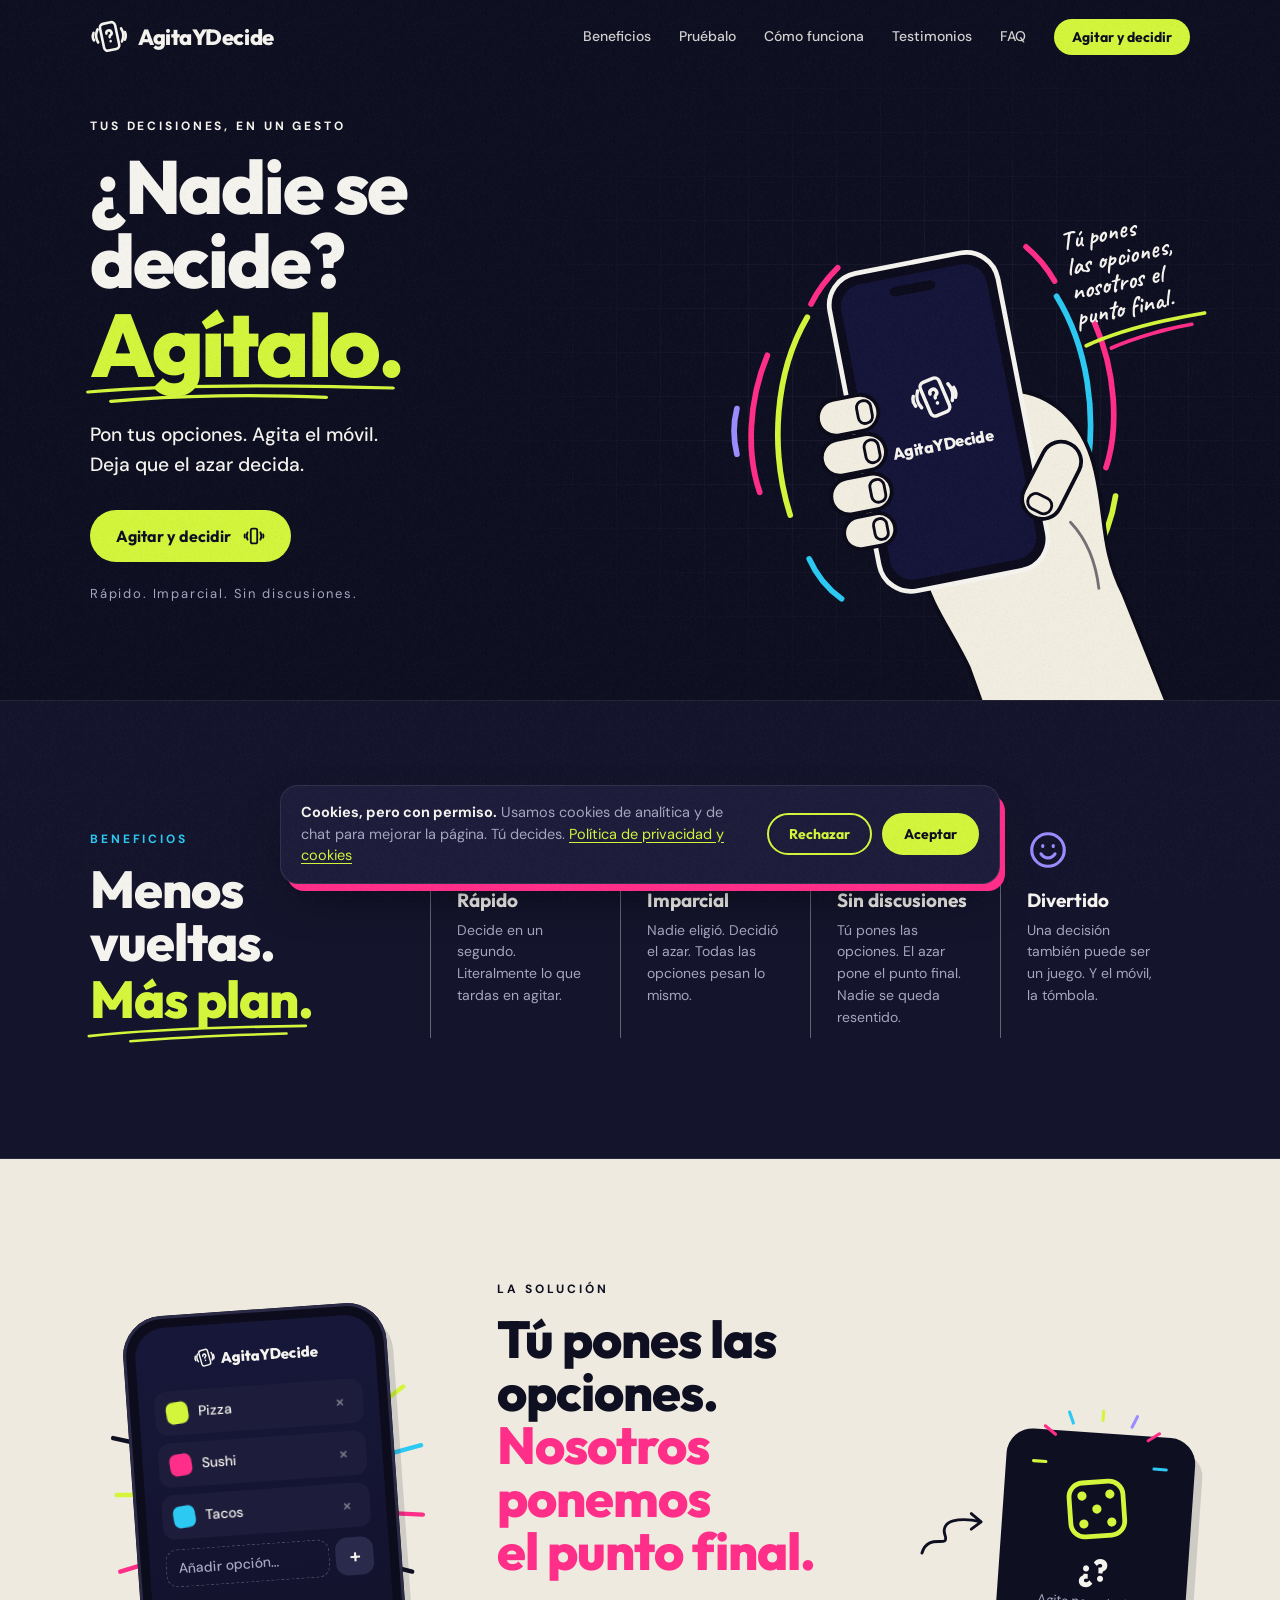
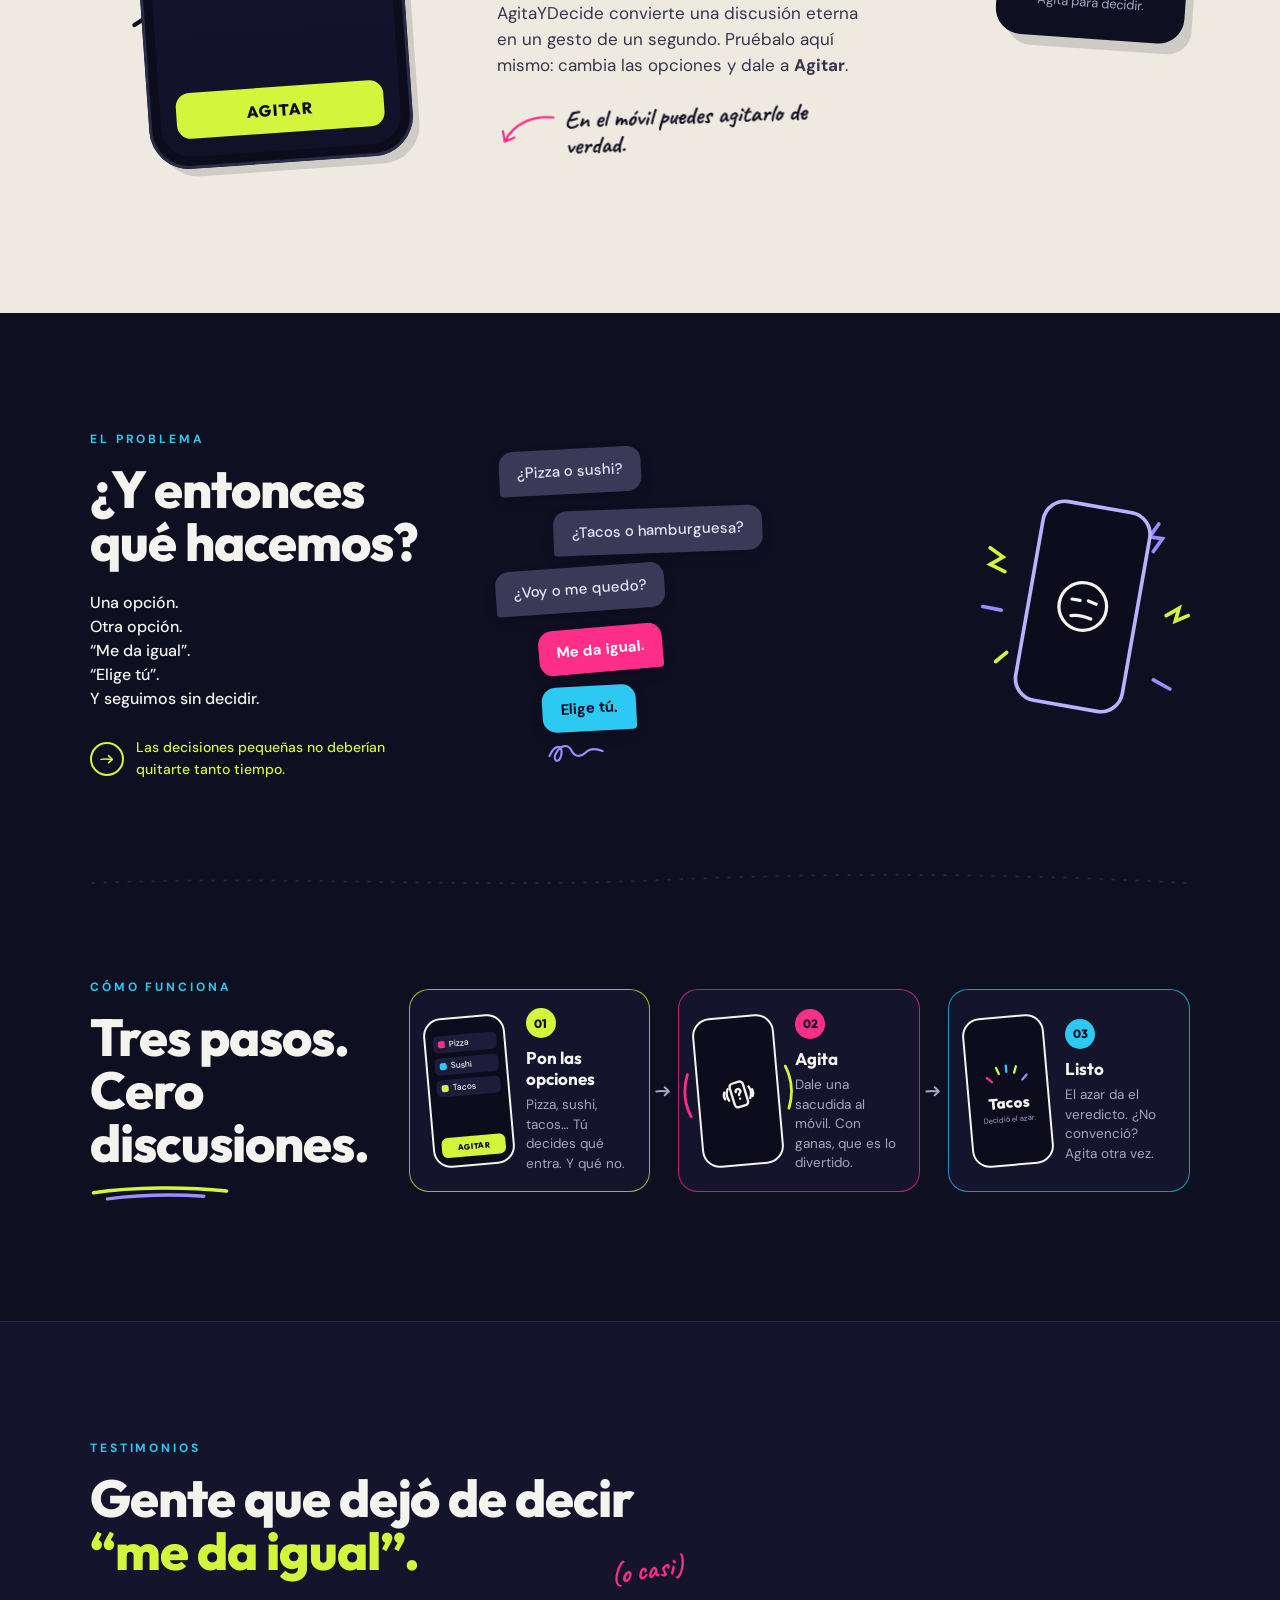
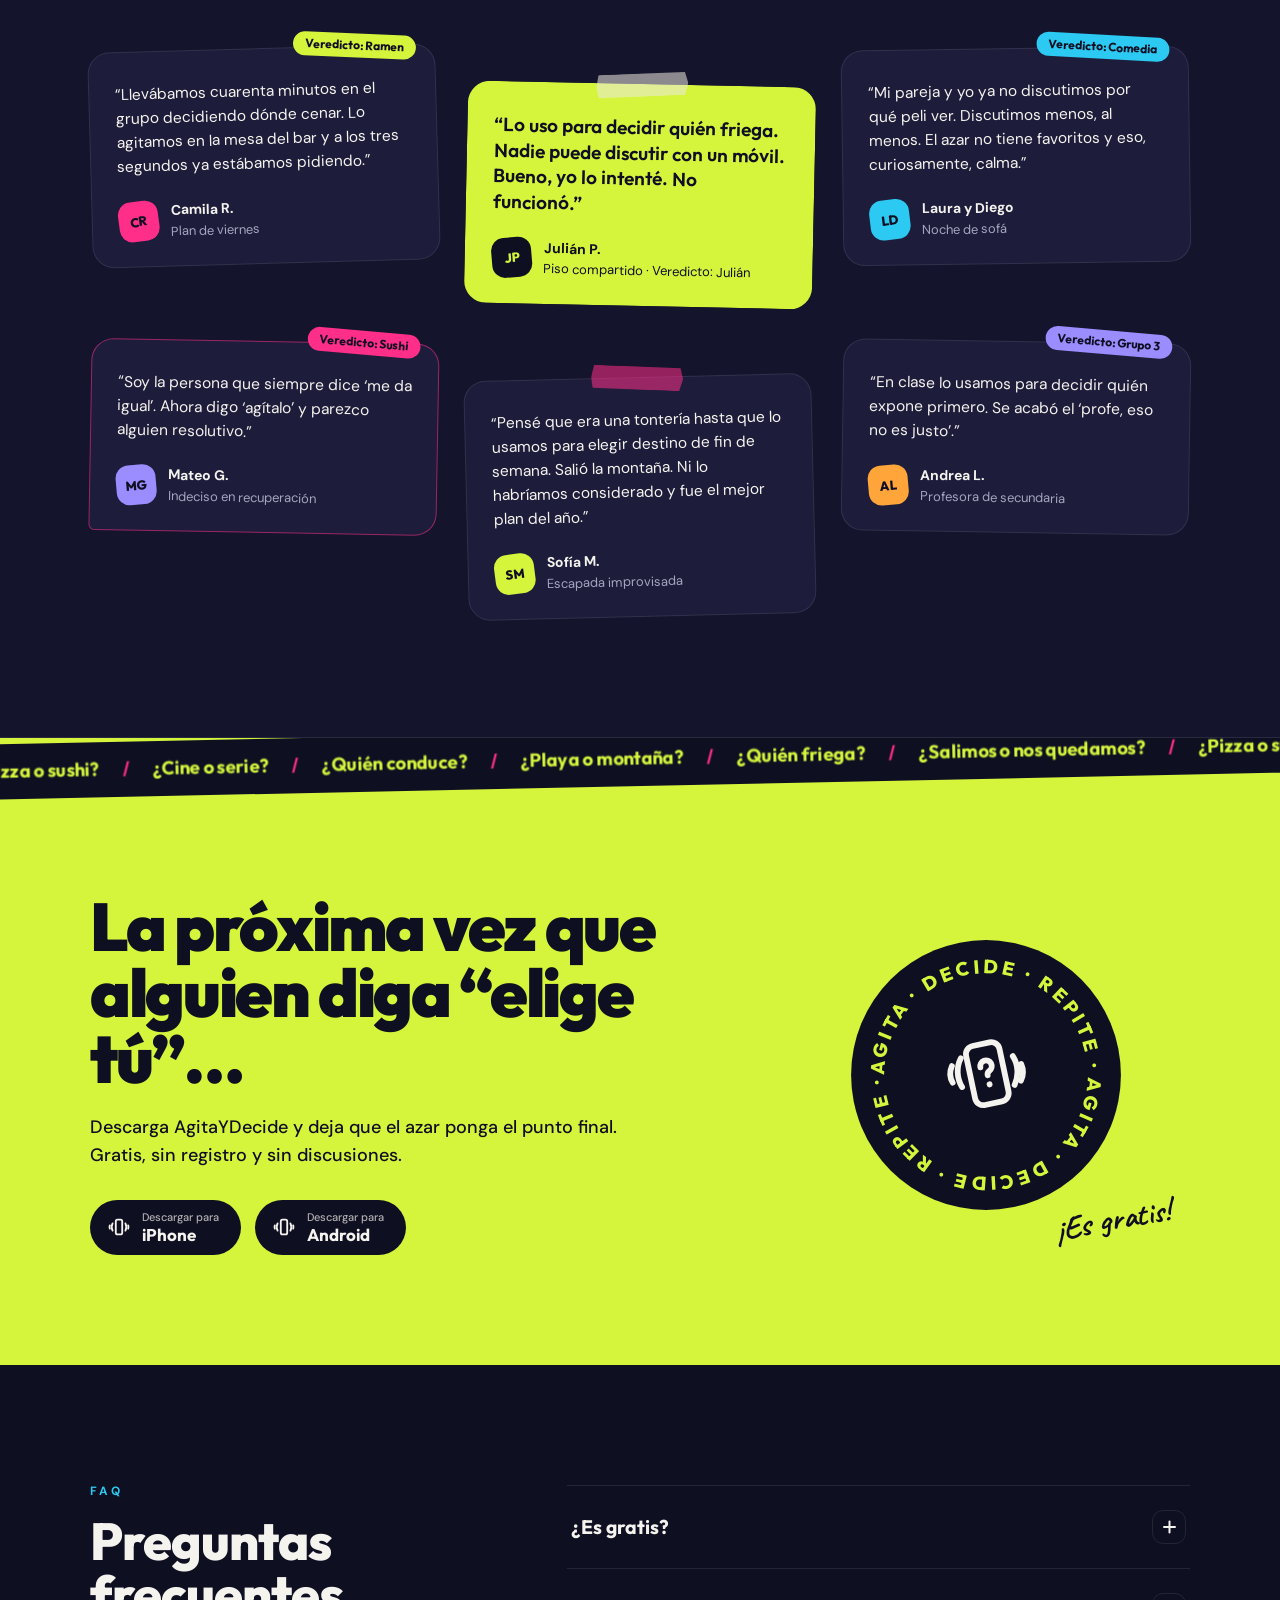
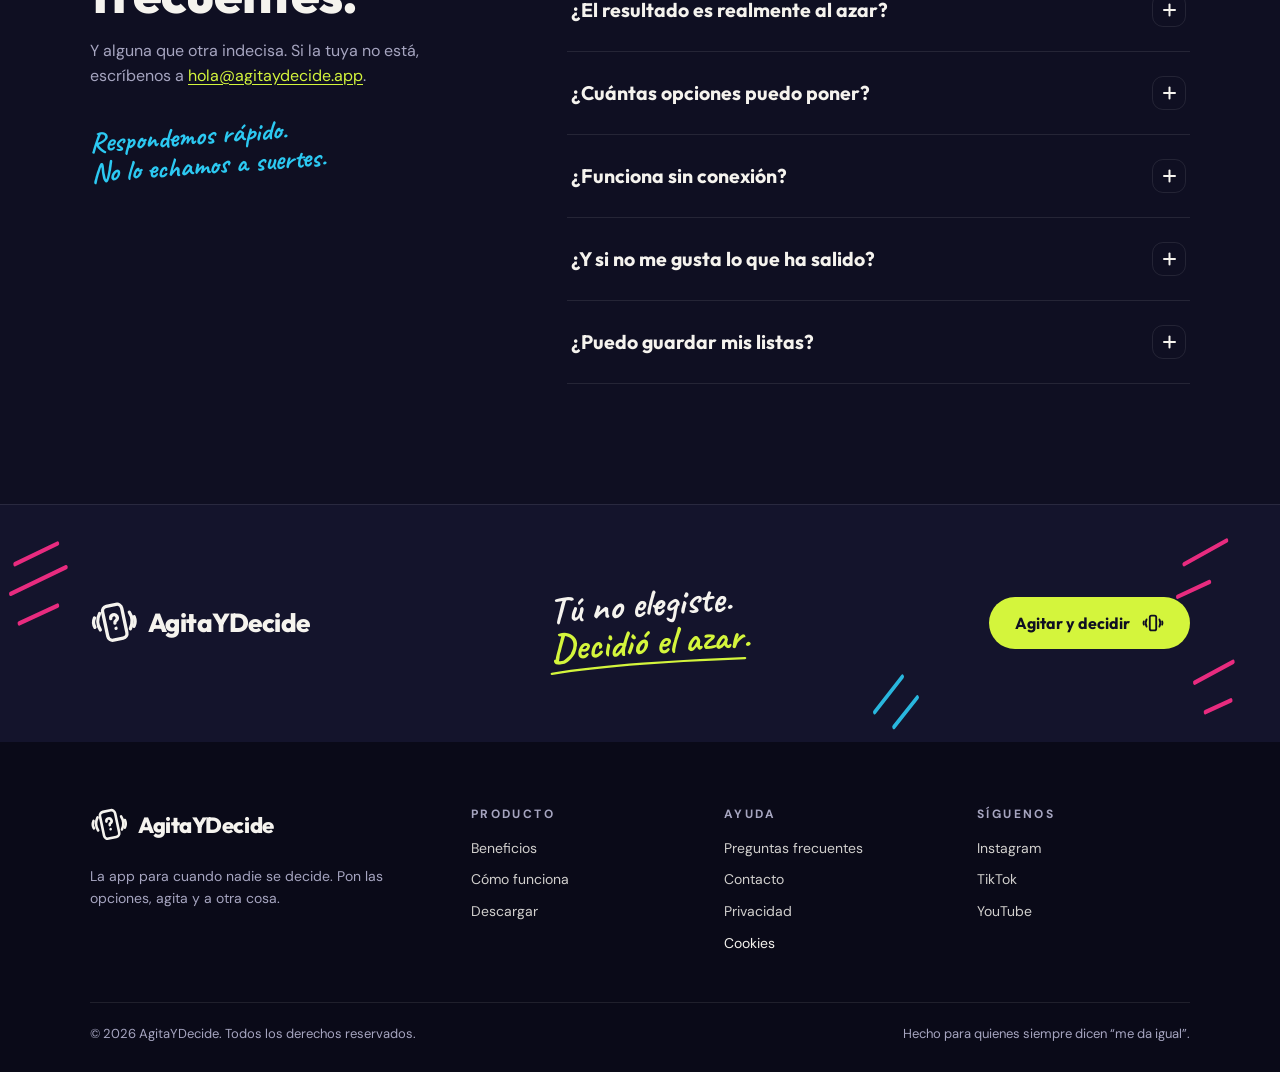
<file: index.html>
<!doctype html>
<html lang="es">
<head>
  <!-- Consent Mode: denegado por defecto (debe ir ANTES de GTM) -->
  <script>
  window.dataLayer = window.dataLayer || [];
  function gtag(){dataLayer.push(arguments);}
  gtag('consent','default',{ad_storage:'denied',ad_user_data:'denied',ad_personalization:'denied',analytics_storage:'denied',functionality_storage:'denied',personalization_storage:'denied',security_storage:'granted',wait_for_update:500});
  try{if(localStorage.getItem('agita_consent_v1')==='granted'){gtag('consent','update',{analytics_storage:'granted',functionality_storage:'granted'});}}catch(e){}
  </script>
  <!-- Google Tag Manager (diferido)
       Se carga con la primera interacción (scroll, toque, tecla) o, como tarde,
       ~3,5 s después de que la página termine de cargar. Así GTM, GA4, Contentsquare
       y el chat no compiten con el primer renderizado. El consentimiento por defecto
       (bloque anterior) y cualquier evento enviado antes quedan en window.dataLayer
       y GTM los procesa en orden al cargar. -->
  <script>
    (function (w, d, id) {
      w.dataLayer = w.dataLayer || [];
      var done = false;
      var evs = ['scroll', 'pointerdown', 'keydown', 'touchstart'];
      var opts = { once: true, passive: true };
      function load() {
        if (done) return;
        done = true;
        evs.forEach(function (e) { w.removeEventListener(e, load, opts); });
        w.dataLayer.push({ 'gtm.start': new Date().getTime(), event: 'gtm.js' });
        var s = d.createElement('script');
        s.async = true;
        s.src = 'https://www.googletagmanager.com/gtm.js?id=' + id;
        d.head.appendChild(s);
      }
      evs.forEach(function (e) { w.addEventListener(e, load, opts); });
      w.addEventListener('load', function () { setTimeout(load, 3500); });
    })(window, document, 'GTM-TQKG4NX7');
  </script>
  <!-- End Google Tag Manager -->
  <meta charset="utf-8">
  <meta name="viewport" content="width=device-width, initial-scale=1">
  <title>AgitaYDecide — App para decidir al azar agitando el móvil</title>
  <meta name="description" content="Pon tus opciones, agita el móvil y deja que el azar decida. Rápido, imparcial y sin discusiones. Descubre AgitaYDecide.">
  <meta name="robots" content="index, follow">
  <link rel="canonical" href="https://juand12348.github.io/AgitaYDecide/">

  <!-- Open Graph / Twitter -->
  <meta property="og:type" content="website">
  <meta property="og:site_name" content="AgitaYDecide">
  <meta property="og:locale" content="es_CO">
  <meta property="og:title" content="AgitaYDecide — ¿Nadie se decide? Agítalo.">
  <meta property="og:description" content="Pon tus opciones, agita el móvil y deja que el azar decida.">
  <meta property="og:url" content="https://juand12348.github.io/AgitaYDecide/">
  <meta property="og:image" content="https://juand12348.github.io/AgitaYDecide/assets/og.jpg">
  <meta property="og:image:width" content="1200">
  <meta property="og:image:height" content="630">
  <meta name="twitter:card" content="summary_large_image">
  <meta name="twitter:image" content="https://juand12348.github.io/AgitaYDecide/assets/og.jpg">
  <meta name="theme-color" content="#0f0f22">
  <link rel="icon" href="assets/favicon.svg" type="image/svg+xml">
  <link rel="icon" href="assets/favicon.ico" sizes="32x32">
  <link rel="apple-touch-icon" href="assets/apple-touch-icon.png">
  <link rel="manifest" href="manifest.webmanifest">
  <link rel="preconnect" href="https://script.hj.contentsquare.net" crossorigin>
  <link rel="preconnect" href="https://c.ba.contentsquare.net">
  <link rel="preload" href="assets/fonts/outfit-latin.woff2" as="font" type="font/woff2" crossorigin>
  <link rel="preload" href="assets/fonts/dmsans-latin.woff2" as="font" type="font/woff2" crossorigin>
  <link rel="stylesheet" href="css/styles.css">
  <script>document.documentElement.classList.add('js')</script>
  <script type="application/ld+json">
  {
    "@context": "https://schema.org",
    "@type": "MobileApplication",
    "name": "AgitaYDecide",
    "description": "Pon tus opciones, agita el móvil y deja que el azar decida.",
    "url": "https://juand12348.github.io/AgitaYDecide/",
    "applicationCategory": "UtilitiesApplication",
    "operatingSystem": "iOS, Android",
    "inLanguage": "es",
    "offers": { "@type": "Offer", "price": "0", "priceCurrency": "COP" }
  }
  </script>
</head>
<body>
  <!-- Google Tag Manager (noscript) -->
  <noscript><iframe src="https://www.googletagmanager.com/ns.html?id=GTM-TQKG4NX7"
  height="0" width="0" style="display:none;visibility:hidden"></iframe></noscript>
  <!-- End Google Tag Manager (noscript) -->

  <!-- Iconos reutilizables -->
  <svg width="0" height="0" style="position:absolute" aria-hidden="true">
    <symbol id="i-logo" viewBox="0 0 32 32">
      <g fill="none" stroke="currentColor" stroke-width="2.2" stroke-linecap="round" stroke-linejoin="round">
        <g transform="rotate(-12 16.5 15.5)">
          <rect x="10" y="4" width="13" height="23" rx="3.2"/>
          <path d="M14.4 12.6a2.2 2.2 0 1 1 3.1 2c-.7.3-1 .8-1 1.5"/>
          <path d="M16.5 19.6v.1"/>
        </g>
        <path d="M6.4 9.6c-1.7 3.3-1.6 7.7.5 11"/>
        <path d="M3 12.6c-.9 2.1-.8 4.4.3 6.3"/>
        <path d="M26.2 8.8c2.1 3.2 2.3 7.5.7 11"/>
        <path d="M29.4 11.8c.9 2.1.9 4.4-.1 6.4"/>
      </g>
    </symbol>
    <symbol id="i-shake" viewBox="0 0 24 24">
      <g fill="none" stroke="currentColor" stroke-width="2" stroke-linecap="round" stroke-linejoin="round">
        <rect x="8.5" y="4" width="7" height="16" rx="1.8"/>
        <path d="M5 8c-1.3 2.6-1.3 5.4 0 8"/>
        <path d="M19 8c1.3 2.6 1.3 5.4 0 8"/>
        <path d="M2 10.2c-.5 1.3-.5 2.4 0 3.6"/>
        <path d="M22 10.2c.5 1.3.5 2.4 0 3.6"/>
      </g>
    </symbol>
    <symbol id="i-arrow" viewBox="0 0 24 24">
      <g fill="none" stroke="currentColor" stroke-width="2" stroke-linecap="round" stroke-linejoin="round">
        <path d="M4 12.5c5-.6 10-.4 15 .2"/>
        <path d="M14 7.5c2 1.8 3.6 3.4 5 5-1.6 1.6-3.3 3.1-5 4.6"/>
      </g>
    </symbol>
  </svg>

  <!-- 1. HEADER -->
  <header class="site-header" id="top">
    <div class="wrap header-inner">
      <a href="#top" class="brand" aria-label="AgitaYDecide, inicio">
        <svg class="brand-mark"><use href="#i-logo"/></svg>
        <span>AgitaYDecide</span>
      </a>

      <nav class="nav" id="nav" aria-label="Principal">
        <a href="#beneficios">Beneficios</a>
        <a href="#pruebalo">Pruébalo</a>
        <a href="#como-funciona">Cómo funciona</a>
        <a href="#testimonios">Testimonios</a>
        <a href="#faq">FAQ</a>
        <a href="#descarga" class="btn btn-sm nav-cta">Agitar y decidir</a>
      </nav>

      <button class="menu-toggle" id="menuToggle" aria-label="Abrir menú" aria-expanded="false" aria-controls="nav">
        <span></span><span></span>
      </button>
    </div>
  </header>

  <main>

    <!-- 2. HERO -->
    <section class="hero">
      <div class="hero-grid-bg" aria-hidden="true"></div>
      <div class="wrap hero-inner">
        <div class="hero-copy">
          <p class="eyebrow eyebrow-plain" data-reveal>Tus decisiones, en un gesto</p>
          <h1 class="hero-title" data-reveal style="--d:.08s">
            ¿Nadie se decide?
            <span class="hl-lime">Agítalo.
              <svg class="scribble" viewBox="0 0 300 34" preserveAspectRatio="none" aria-hidden="true">
                <path d="M4 14 C 70 6, 170 4, 296 9"/>
                <path d="M26 26 C 90 18, 170 17, 232 21"/>
              </svg>
            </span>
          </h1>
          <p class="hero-lead" data-reveal style="--d:.18s">Pon tus opciones. Agita el móvil.<br>Deja que el azar decida.</p>
          <div class="hero-actions" data-reveal style="--d:.26s">
            <a href="#registro" class="btn" data-lead-open aria-haspopup="dialog" aria-controls="lead-modal">
              Agitar y decidir
              <svg class="btn-ico"><use href="#i-shake"/></svg>
            </a>
          </div>
          <p class="hero-tags" data-reveal style="--d:.34s">Rápido. Imparcial. Sin discusiones.</p>
        </div>

        <div class="hero-art" data-reveal="fade" style="--d:.2s">
          <p class="hand-note hero-note">
            Tú pones<br>las opciones,<br>nosotros el<br>punto final.
            <svg viewBox="0 0 140 24" aria-hidden="true">
              <path class="s-lime" d="M4 12 C 40 4, 90 2, 136 4"/>
              <path class="s-pink" d="M30 20 C 60 14, 96 12, 120 13"/>
            </svg>
          </p>

          <svg class="hero-svg" viewBox="0 0 560 520" role="img" aria-label="Una mano agitando un móvil con la app AgitaYDecide">
            <g class="arcs arcs-l" fill="none" stroke-linecap="round" stroke-width="6">
              <path class="s-lime" d="M158 118 C 124 176, 118 256, 140 326"/>
              <path class="s-pink" d="M116 158 C 96 206, 94 262, 108 302"/>
              <path class="s-pink" d="M190 66 C 178 78, 168 92, 162 104"/>
              <path class="s-cyan" d="M160 372 C 168 390, 180 404, 194 414"/>
              <path class="s-violet" d="M84 214 C 80 230, 80 246, 84 262"/>
            </g>
            <g class="arcs arcs-r" fill="none" stroke-linecap="round" stroke-width="6">
              <path class="s-cyan" d="M420 96 C 452 148, 464 220, 450 290"/>
              <path class="s-pink" d="M460 124 C 482 174, 486 234, 472 276"/>
              <path class="s-pink" d="M388 44 C 400 54, 410 66, 418 80"/>
              <path class="s-lime" d="M482 306 C 478 334, 468 356, 456 376"/>
            </g>

            <g class="rig-float">
              <g class="rig">
                <g transform="translate(206 58) rotate(-11 90 170)">
                  <!-- palma -->
                  <path class="hand" d="M150 150 C 204 150, 240 192, 242 252 C 244 302, 232 334, 246 384 L 276 540 L 92 560 L 72 430 C 62 390, 44 356, 44 322 Z"/>
                  <path class="hand-line" d="M206 300 C 220 322, 224 348, 222 374"/>
                  <!-- móvil -->
                  <rect x="0" y="0" width="180" height="340" rx="34" class="phone-body"/>
                  <rect x="12" y="12" width="156" height="316" rx="24" class="phone-screen"/>
                  <rect x="66" y="22" width="48" height="10" rx="5" class="phone-notch"/>
                  <g transform="translate(64 118) scale(1.65)" class="phone-logo">
                    <use href="#i-logo" width="32" height="32"/>
                  </g>
                  <text x="90" y="200" text-anchor="middle" class="phone-text">AgitaYDecide</text>
                  <!-- dedos -->
                  <g class="finger"><rect x="-34" y="126" width="64" height="38" rx="19"/><rect class="nail" x="8" y="133" width="15" height="24" rx="7"/></g>
                  <g class="finger"><rect x="-38" y="168" width="68" height="38" rx="19"/><rect class="nail" x="8" y="175" width="15" height="24" rx="7"/></g>
                  <g class="finger"><rect x="-36" y="210" width="64" height="38" rx="19"/><rect class="nail" x="6" y="217" width="15" height="24" rx="7"/></g>
                  <g class="finger"><rect x="-30" y="252" width="54" height="34" rx="17"/><rect class="nail" x="2" y="258" width="14" height="22" rx="6.5"/></g>
                  <!-- pulgar -->
                  <g class="finger" transform="rotate(-52 196 250)"><rect x="150" y="230" width="86" height="42" rx="21"/><rect class="nail" x="157" y="238" width="17" height="26" rx="8"/></g>
                </g>
              </g>
            </g>
          </svg>
        </div>
      </div>
    </section>

    <!-- 3. BENEFICIOS -->
    <section class="section benefits" id="beneficios">
      <div class="wrap benefits-inner">
        <div class="benefits-head" data-reveal>
          <p class="eyebrow">Beneficios</p>
          <h2 class="h2">Menos vueltas.<br><span class="hl-lime">Más plan.
            <svg class="scribble" viewBox="0 0 300 34" preserveAspectRatio="none" aria-hidden="true">
              <path d="M4 22 C 80 12, 180 8, 296 6"/>
              <path d="M60 30 C 120 24, 200 20, 270 18"/>
            </svg></span>
          </h2>
        </div>

        <ul class="benefits-list">
          <li class="benefit" data-reveal style="--d:.05s">
            <svg class="benefit-ico c-lime" viewBox="0 0 24 24"><path d="M13.2 2.5 4.8 13.6h6.4l-1 7.9 8.6-11.4h-6.5l.9-7.6z"/></svg>
            <h3>Rápido</h3>
            <p>Decide en un segundo. Literalmente lo que tardas en agitar.</p>
          </li>
          <li class="benefit" data-reveal style="--d:.13s">
            <svg class="benefit-ico c-pink" viewBox="0 0 24 24"><path d="M12 3.5v17M7.5 20.5h9M4.5 7.2c2.6-.5 5-1.3 7.5-2.3 2.5 1 4.9 1.8 7.5 2.3M4.5 7.2 1.8 13a2.8 2.8 0 0 0 5.4 0L4.5 7.2zM19.5 7.2 16.8 13a2.8 2.8 0 0 0 5.4 0l-2.7-5.8z"/></svg>
            <h3>Imparcial</h3>
            <p>Nadie eligió. Decidió el azar. Todas las opciones pesan lo mismo.</p>
          </li>
          <li class="benefit" data-reveal style="--d:.21s">
            <svg class="benefit-ico c-cyan" viewBox="0 0 24 24"><circle cx="8.5" cy="8" r="3.2"/><path d="M2.5 19.5c.4-3.4 2.8-5.6 6-5.6s5.6 2.2 6 5.6"/><circle cx="16.8" cy="7.2" r="2.6"/><path d="M15.6 12.6c3.6-.6 5.7 1.6 6 5.2"/></svg>
            <h3>Sin discusiones</h3>
            <p>Tú pones las opciones. El azar pone el punto final. Nadie se queda resentido.</p>
          </li>
          <li class="benefit" data-reveal style="--d:.29s">
            <svg class="benefit-ico c-violet" viewBox="0 0 24 24"><circle cx="12" cy="12" r="9.3"/><path d="M8 14.2c1.1 1.6 2.4 2.3 4 2.3s2.9-.7 4-2.3"/><path d="M9 9.4v.6M15 9.4v.6"/></svg>
            <h3>Divertido</h3>
            <p>Una decisión también puede ser un juego. Y el móvil, la tómbola.</p>
          </li>
        </ul>
      </div>
    </section>

    <!-- 4. CTA (demo interactiva) -->
    <section class="section try" id="pruebalo">
      <div class="wrap try-inner">
        <div class="try-phone-wrap" data-reveal="left">
          <svg class="burst" viewBox="0 0 400 520" aria-hidden="true">
            <g fill="none" stroke-linecap="round" stroke-width="5">
              <path class="s-pink" d="M44 96 l38 22"/><path class="s-ink" d="M26 150 l46 10"/><path class="s-lime" d="M30 214 l40 0"/>
              <path class="s-pink" d="M34 300 l40 -12"/><path class="s-ink" d="M50 360 l34 -22"/><path class="s-cyan" d="M74 418 l28 -28"/>
              <path class="s-lime" d="M352 92 l-34 26"/><path class="s-cyan" d="M372 158 l-44 12"/><path class="s-pink" d="M374 236 l-42 -2"/>
              <path class="s-ink" d="M362 300 l-40 -10"/><path class="s-lime" d="M344 372 l-34 -20"/><path class="s-pink" d="M320 430 l-26 -26"/>
            </g>
          </svg>
          <div class="demo-phone" id="demoPhone">
            <div class="dp-screen">
              <div class="dp-brand"><svg><use href="#i-logo"/></svg>AgitaYDecide</div>
              <ul class="dp-list" id="optList" aria-label="Opciones"></ul>
              <form class="dp-add" id="optForm" autocomplete="off">
                <input id="optInput" maxlength="18" placeholder="Añadir opción…" aria-label="Nueva opción">
                <button type="submit" aria-label="Añadir opción">+</button>
              </form>
              <button type="button" class="dp-shake" id="shakeBtn">Agitar</button>
            </div>
          </div>
        </div>

        <div class="try-copy" data-reveal style="--d:.1s">
          <p class="eyebrow eyebrow-ink">La solución</p>
          <h2 class="h2">Tú pones las opciones.<br><span class="hl-pink">Nosotros ponemos<br>el punto final.</span></h2>
          <p class="try-lead">AgitaYDecide convierte una discusión eterna en un gesto de un segundo. Pruébalo aquí mismo: cambia las opciones y dale a <strong>Agitar</strong>.</p>
          <p class="hand-note try-note">
            <svg class="note-arrow" viewBox="0 0 80 50" aria-hidden="true"><path d="M76 8 C 50 4, 22 14, 10 38 M10 38 l-2 -14 M10 38 l13 -5"/></svg>
            En el móvil puedes agitarlo de verdad.
          </p>
          <p class="demo-hint" id="demoHint" role="status" aria-live="polite"></p>
        </div>

        <div class="try-result" data-reveal="right" style="--d:.2s">
          <svg class="curly-arrow" viewBox="0 0 90 70" aria-hidden="true"><path d="M6 56 C 14 30, 40 52, 34 34 C 28 16, 52 12, 78 18 M78 18 l-12 -10 M78 18 l-12 9"/></svg>
          <div class="verdict" id="verdict" aria-live="polite">
            <svg class="verdict-rays" viewBox="0 0 200 120" aria-hidden="true">
              <g fill="none" stroke-linecap="round" stroke-width="4">
                <path class="s-pink" d="M40 34 l-14 -10"/><path class="s-cyan" d="M62 18 l-6 -14"/><path class="s-lime" d="M100 12 v-12"/>
                <path class="s-violet" d="M138 18 l6 -14"/><path class="s-pink" d="M160 34 l14 -10"/><path class="s-lime" d="M30 70 h-16"/><path class="s-cyan" d="M170 70 h16"/>
              </g>
            </svg>
            <div class="verdict-ico" id="verdictIco"></div>
            <p class="verdict-name" id="verdictName">¿?</p>
            <p class="verdict-sub" id="verdictSub">Agita para decidir.</p>
          </div>
        </div>
      </div>
    </section>

    <!-- 5. EXPLICACIÓN -->
    <section class="section explain" id="como-funciona">
      <div class="wrap">
        <div class="problem">
          <div class="problem-copy" data-reveal>
            <p class="eyebrow">El problema</p>
            <h2 class="h2">¿Y entonces<br>qué hacemos?</h2>
            <p class="problem-lines">Una opción.<br>Otra opción.<br>“Me da igual”.<br>“Elige tú”.<br>Y seguimos sin decidir.</p>
            <p class="problem-tip">
              <svg><use href="#i-arrow"/></svg>
              Las decisiones pequeñas no deberían quitarte tanto tiempo.
            </p>
          </div>

          <div class="chat" data-reveal="stagger" aria-label="Conversación típica de grupo">
            <span class="bubble b-grey" style="--i:0;--r:-3deg;--x:0%">¿Pizza o sushi?</span>
            <span class="bubble b-grey" style="--i:1;--r:-2deg;--x:26%">¿Tacos o hamburguesa?</span>
            <span class="bubble b-grey" style="--i:2;--r:-4deg;--x:-2%">¿Voy o me quedo?</span>
            <span class="bubble b-pink" style="--i:3;--r:-5deg;--x:32%">Me da igual.</span>
            <span class="bubble b-cyan" style="--i:4;--r:-3deg;--x:46%">Elige tú.</span>
            <svg class="chat-doodle" viewBox="0 0 70 30" aria-hidden="true"><path d="M4 20 c6 -14 16 -14 14 -2 c-2 12 -12 8 -6 -2 c6 -10 14 -10 18 -2 c3 6 10 8 16 2 c4 -4 10 -6 20 -2"/></svg>
          </div>

          <svg class="bored" viewBox="0 0 240 300" data-reveal="fade" style="--d:.3s" aria-hidden="true">
            <g fill="none" stroke-linecap="round" stroke-width="4">
              <path class="s-lime" d="M22 86 l14 10 l-14 8 l16 8"/>
              <path class="s-violet" d="M14 150 l20 4"/>
              <path class="s-lime" d="M28 210 l12 -10"/>
              <path class="s-violet" d="M206 60 l-10 14 l14 2 l-10 14"/>
              <path class="s-lime" d="M214 160 l14 -8 l-4 14 l14 -6"/>
              <path class="s-violet" d="M200 230 l18 10"/>
            </g>
            <g class="bored-phone">
              <rect x="64" y="40" width="118" height="220" rx="24" class="phone-body thin" transform="rotate(10 123 150)"/>
              <g transform="rotate(10 123 150)" fill="none" stroke="#f5f3ee" stroke-width="3.5" stroke-linecap="round">
                <circle cx="123" cy="150" r="26"/>
                <path d="M110 144 h9 M128 143 l9 2"/>
                <path d="M112 162 c6 -2 14 -2 22 0"/>
              </g>
            </g>
          </svg>
        </div>

        <svg class="divider" viewBox="0 0 1000 20" preserveAspectRatio="none" aria-hidden="true"><path d="M2 12 C 180 4, 340 18, 520 9 S 860 4, 998 12"/></svg>

        <div class="steps-block">
          <div class="steps-head" data-reveal>
            <p class="eyebrow">Cómo funciona</p>
            <h2 class="h2">Tres pasos.<br>Cero discusiones.</h2>
            <svg class="steps-scribble" viewBox="0 0 160 20" aria-hidden="true"><path class="s-lime" d="M4 10 C 50 3, 110 3, 156 8"/><path class="s-violet" d="M20 17 C 60 12, 100 12, 130 14"/></svg>
          </div>

          <ol class="steps">
            <li class="step" data-reveal style="--d:.05s;--c:var(--lime)">
              <div class="mini-phone">
                <span class="mp-row" style="--c:var(--pink)">Pizza</span>
                <span class="mp-row" style="--c:var(--cyan)">Sushi</span>
                <span class="mp-row" style="--c:var(--lime)">Tacos</span>
                <span class="mp-btn">Agitar</span>
              </div>
              <div class="step-body">
                <span class="step-num">01</span>
                <h3>Pon las opciones</h3>
                <p>Pizza, sushi, tacos… Tú decides qué entra. Y qué no.</p>
              </div>
            </li>
            <li class="step" data-reveal style="--d:.15s;--c:var(--pink)">
              <div class="mini-phone is-shaking">
                <svg class="mp-logo"><use href="#i-logo"/></svg>
                <svg class="mp-waves" viewBox="0 0 160 120" aria-hidden="true"><g fill="none" stroke-linecap="round" stroke-width="4"><path class="s-pink" d="M10 30 C 2 50, 2 70, 10 90"/><path class="s-lime" d="M150 30 C 158 50, 158 70, 150 90"/></g></svg>
              </div>
              <div class="step-body">
                <span class="step-num">02</span>
                <h3>Agita</h3>
                <p>Dale una sacudida al móvil. Con ganas, que es lo divertido.</p>
              </div>
            </li>
            <li class="step" data-reveal style="--d:.25s;--c:var(--cyan)">
              <div class="mini-phone mp-result">
                <svg class="mp-burst" viewBox="0 0 60 30" aria-hidden="true"><g fill="none" stroke-linecap="round" stroke-width="3"><path class="s-pink" d="M10 22 l-6 -6"/><path class="s-lime" d="M20 12 l-3 -8"/><path class="s-cyan" d="M30 10 v-8"/><path class="s-lime" d="M40 12 l3 -8"/><path class="s-violet" d="M50 22 l6 -6"/></g></svg>
                <strong>Tacos</strong>
                <small>Decidió el azar.</small>
              </div>
              <div class="step-body">
                <span class="step-num">03</span>
                <h3>Listo</h3>
                <p>El azar da el veredicto. ¿No convenció? Agita otra vez.</p>
              </div>
            </li>
          </ol>
        </div>
      </div>
    </section>

    <!-- 6. TESTIMONIOS -->
    <section class="section testimonials" id="testimonios">
      <div class="wrap">
        <div class="t-head" data-reveal>
          <p class="eyebrow">Testimonios</p>
          <h2 class="h2">Gente que dejó de decir<br><span class="hl-lime">“me da igual”.</span></h2>
          <p class="hand-note t-note">(o casi)</p>
        </div>

        <div class="t-grid">
          <figure class="t-card" data-reveal style="--d:.05s;--r:-1.6deg">
            <span class="t-verdict" style="--c:var(--lime)">Veredicto: Ramen</span>
            <blockquote>“Llevábamos cuarenta minutos en el grupo decidiendo dónde cenar. Lo agitamos en la mesa del bar y a los tres segundos ya estábamos pidiendo.”</blockquote>
            <figcaption><span class="avatar" style="--c:var(--pink)">CR</span><span><strong>Camila R.</strong>Plan de viernes</span></figcaption>
          </figure>

          <figure class="t-card t-card--lime" data-reveal style="--d:.12s;--r:1.2deg">
            <span class="tape" aria-hidden="true"></span>
            <blockquote>“Lo uso para decidir quién friega. Nadie puede discutir con un móvil. Bueno, yo lo intenté. No funcionó.”</blockquote>
            <figcaption><span class="avatar" style="--c:var(--ink)">JP</span><span><strong>Julián P.</strong>Piso compartido · Veredicto: Julián</span></figcaption>
          </figure>

          <figure class="t-card" data-reveal style="--d:.19s;--r:-.8deg">
            <span class="t-verdict" style="--c:var(--cyan)">Veredicto: Comedia</span>
            <blockquote>“Mi pareja y yo ya no discutimos por qué peli ver. Discutimos menos, al menos. El azar no tiene favoritos y eso, curiosamente, calma.”</blockquote>
            <figcaption><span class="avatar" style="--c:var(--cyan)">LD</span><span><strong>Laura y Diego</strong>Noche de sofá</span></figcaption>
          </figure>

          <figure class="t-card t-card--bubble" data-reveal style="--d:.05s;--r:1deg">
            <span class="t-verdict" style="--c:var(--pink)">Veredicto: Sushi</span>
            <blockquote>“Soy la persona que siempre dice ‘me da igual’. Ahora digo ‘agítalo’ y parezco alguien resolutivo.”</blockquote>
            <figcaption><span class="avatar" style="--c:var(--violet)">MG</span><span><strong>Mateo G.</strong>Indeciso en recuperación</span></figcaption>
          </figure>

          <figure class="t-card" data-reveal style="--d:.12s;--r:-1.4deg">
            <span class="tape tape--pink" aria-hidden="true"></span>
            <blockquote>“Pensé que era una tontería hasta que lo usamos para elegir destino de fin de semana. Salió la montaña. Ni lo habríamos considerado y fue el mejor plan del año.”</blockquote>
            <figcaption><span class="avatar" style="--c:var(--lime)">SM</span><span><strong>Sofía M.</strong>Escapada improvisada</span></figcaption>
          </figure>

          <figure class="t-card" data-reveal style="--d:.19s;--r:.9deg">
            <span class="t-verdict" style="--c:var(--violet)">Veredicto: Grupo 3</span>
            <blockquote>“En clase lo usamos para decidir quién expone primero. Se acabó el ‘profe, eso no es justo’.”</blockquote>
            <figcaption><span class="avatar" style="--c:var(--orange)">AL</span><span><strong>Andrea L.</strong>Profesora de secundaria</span></figcaption>
          </figure>
        </div>
      </div>
    </section>

    <!-- 7. CTA 2 -->
    <section class="cta2" id="descarga">
      <div class="marquee" aria-hidden="true">
        <div class="marquee-track">
          <span>¿Pizza o sushi?</span><i>/</i><span>¿Cine o serie?</span><i>/</i><span>¿Quién conduce?</span><i>/</i><span>¿Playa o montaña?</span><i>/</i><span>¿Quién friega?</span><i>/</i><span>¿Salimos o nos quedamos?</span><i>/</i>
          <span>¿Pizza o sushi?</span><i>/</i><span>¿Cine o serie?</span><i>/</i><span>¿Quién conduce?</span><i>/</i><span>¿Playa o montaña?</span><i>/</i><span>¿Quién friega?</span><i>/</i><span>¿Salimos o nos quedamos?</span><i>/</i>
        </div>
      </div>

      <div class="wrap cta2-inner">
        <div class="cta2-copy" data-reveal>
          <h2 class="cta2-title">La próxima vez que alguien diga “elige tú”…</h2>
          <p class="cta2-lead">Descarga AgitaYDecide y deja que el azar ponga el punto final. Gratis, sin registro y sin discusiones.</p>
          <div class="store-btns">
            <a href="#registro" class="btn btn-dark" data-lead-open aria-haspopup="dialog" aria-controls="lead-modal">
              <svg class="btn-ico"><use href="#i-shake"/></svg>
              <span><small>Descargar para</small>iPhone</span>
            </a>
            <a href="#registro" class="btn btn-dark" data-lead-open aria-haspopup="dialog" aria-controls="lead-modal">
              <svg class="btn-ico"><use href="#i-shake"/></svg>
              <span><small>Descargar para</small>Android</span>
            </a>
          </div>
        </div>

        <div class="cta2-badge" data-reveal="fade" style="--d:.15s">
          <svg viewBox="0 0 220 220" aria-hidden="true">
            <defs><path id="ring" d="M110 110 m-80 0 a80 80 0 1 1 160 0 a80 80 0 1 1 -160 0"/></defs>
            <circle cx="110" cy="110" r="106" class="badge-bg"/>
            <text class="badge-text" textLength="500" lengthAdjust="spacing"><textPath href="#ring">AGITA · DECIDE · REPITE · AGITA · DECIDE · REPITE ·</textPath></text>
          </svg>
          <svg class="badge-logo" aria-hidden="true"><use href="#i-logo"/></svg>
          <p class="hand-note cta2-note">¡Es gratis!</p>
        </div>
      </div>
    </section>

    <!-- 8. FAQ -->
    <section class="section faq" id="faq">
      <div class="wrap faq-inner">
        <div class="faq-head" data-reveal>
          <p class="eyebrow">FAQ</p>
          <h2 class="h2">Preguntas<br>frecuentes.</h2>
          <p class="faq-sub">Y alguna que otra indecisa. Si la tuya no está, escríbenos a <a href="mailto:hola@agitaydecide.app">hola@agitaydecide.app</a>.</p>
          <p class="hand-note faq-note">Respondemos rápido.<br>No lo echamos a suertes.</p>
        </div>

        <div class="faq-list">
          <div class="faq-item" data-reveal style="--d:.03s">
            <button class="faq-q" aria-expanded="false">¿Es gratis?<span class="faq-plus" aria-hidden="true"></span></button>
            <div class="faq-a"><div><p>Sí. Agitar y decidir no cuesta nada, y no hay anuncios que se metan entre tú y el veredicto.</p></div></div>
          </div>
          <div class="faq-item" data-reveal style="--d:.08s">
            <button class="faq-q" aria-expanded="false">¿El resultado es realmente al azar?<span class="faq-plus" aria-hidden="true"></span></button>
            <div class="faq-a"><div><p>Totalmente. Cada opción tiene exactamente la misma probabilidad de salir. Ni nosotros sabemos qué va a tocar.</p></div></div>
          </div>
          <div class="faq-item" data-reveal style="--d:.13s">
            <button class="faq-q" aria-expanded="false">¿Cuántas opciones puedo poner?<span class="faq-plus" aria-hidden="true"></span></button>
            <div class="faq-a"><div><p>Desde dos hasta veinte. Con una sola no hace falta la app: ya lo tienes decidido.</p></div></div>
          </div>
          <div class="faq-item" data-reveal style="--d:.18s">
            <button class="faq-q" aria-expanded="false">¿Funciona sin conexión?<span class="faq-plus" aria-hidden="true"></span></button>
            <div class="faq-a"><div><p>Sí. No necesita internet ni cuenta. Perfecto para decidir en el coche, en la montaña o en un bar sin cobertura.</p></div></div>
          </div>
          <div class="faq-item" data-reveal style="--d:.23s">
            <button class="faq-q" aria-expanded="false">¿Y si no me gusta lo que ha salido?<span class="faq-plus" aria-hidden="true"></span></button>
            <div class="faq-a"><div><p>Agita otra vez. Aunque, si te ha molestado el resultado, enhorabuena: ya sabías lo que querías.</p></div></div>
          </div>
          <div class="faq-item" data-reveal style="--d:.28s">
            <button class="faq-q" aria-expanded="false">¿Puedo guardar mis listas?<span class="faq-plus" aria-hidden="true"></span></button>
            <div class="faq-a"><div><p>Claro. Guarda las que más repites, como “¿Qué cenamos?” o “¿Quién saca al perro?”, y ábrelas con un toque.</p></div></div>
          </div>
        </div>
      </div>
    </section>

    <!-- 9. PRE-FOOTER -->
    <section class="prefooter">
      <svg class="pf-scribbles" viewBox="0 0 1200 160" preserveAspectRatio="none" aria-hidden="true">
        <g fill="none" stroke-linecap="round" stroke-width="3">
          <path class="s-pink" d="M14 40 l40 -14 M10 60 l52 -18 M18 80 l36 -12"/>
          <path class="s-cyan" d="M820 140 l26 -24 M838 150 l22 -20"/>
          <path class="s-pink" d="M1110 40 l40 -16 M1104 62 l30 -10"/>
          <path class="s-pink" d="M1120 120 l36 -14 M1130 140 l24 -8"/>
        </g>
      </svg>
      <div class="wrap pf-inner" data-reveal>
        <a href="#top" class="brand brand-lg" aria-label="Volver arriba">
          <svg class="brand-mark"><use href="#i-logo"/></svg>
          <span>AgitaYDecide</span>
        </a>
        <p class="pf-quote">
          <span>Tú no elegiste.</span>
          <span class="hl-lime">Decidió el azar.
            <svg class="scribble" viewBox="0 0 300 20" preserveAspectRatio="none" aria-hidden="true"><path d="M4 12 C 80 4, 200 4, 296 8"/></svg>
          </span>
        </p>
        <a href="#pruebalo" class="btn">Agitar y decidir <svg class="btn-ico"><use href="#i-shake"/></svg></a>
      </div>
    </section>
  </main>

  <!-- 10. FOOTER -->
  <footer class="footer">
    <div class="wrap footer-inner">
      <div class="f-brand">
        <a href="#top" class="brand"><svg class="brand-mark"><use href="#i-logo"/></svg><span>AgitaYDecide</span></a>
        <p>La app para cuando nadie se decide. Pon las opciones, agita y a otra cosa.</p>
      </div>
      <nav class="f-col" aria-label="Producto">
        <h4>Producto</h4>
        <a href="#beneficios">Beneficios</a>
        <a href="#como-funciona">Cómo funciona</a>
        <a href="#descarga">Descargar</a>
      </nav>
      <nav class="f-col" aria-label="Ayuda">
        <h4>Ayuda</h4>
        <a href="#faq">Preguntas frecuentes</a>
        <a href="mailto:hola@agitaydecide.app">Contacto</a>
        <a href="privacidad.html">Privacidad</a>
        <button type="button" class="link-btn" data-cookie-settings>Cookies</button>
      </nav>
      <nav class="f-col" aria-label="Redes">
        <h4>Síguenos</h4>
        <a href="#">Instagram</a>
        <a href="#">TikTok</a>
        <a href="#">YouTube</a>
      </nav>
    </div>
    <div class="wrap f-bottom">
      <p>© <span id="year">2026</span> AgitaYDecide. Todos los derechos reservados.</p>
      <p>Hecho para quienes siempre dicen “me da igual”.</p>
    </div>
  </footer>

  <!-- FORMULARIO DE REGISTRO (propio; envía los datos a HubSpot por su API) -->
  <div class="lead-modal" id="lead-modal" aria-hidden="true">
    <div class="lead-modal__backdrop" data-lead-close></div>
    <section class="lead-modal__panel" role="dialog" aria-modal="true" aria-labelledby="lead-title" tabindex="-1">
      <button class="lead-modal__close" type="button" aria-label="Cerrar formulario" data-lead-close>&times;</button>
      <p class="eyebrow">¡Sigamos en contacto!</p>
      <h2 class="lead-modal__title" id="lead-title">Entérate de las novedades</h2>
      <p class="lead-modal__description">Déjanos tu nombre y correo para conocer más sobre AgitaYDecide.</p>

      <form class="lead-form" id="lead-form" novalidate>
        <div class="lead-row">
          <label for="lead-firstname">Nombre
            <input type="text" id="lead-firstname" name="firstname" autocomplete="given-name">
          </label>
          <label for="lead-lastname">Apellidos
            <input type="text" id="lead-lastname" name="lastname" autocomplete="family-name">
          </label>
        </div>
        <label for="lead-email">Correo <span class="req" aria-hidden="true">*</span>
          <input type="email" id="lead-email" name="email" required autocomplete="email" aria-describedby="lead-msg">
        </label>
        <p class="lead-msg" id="lead-msg" role="status" aria-live="polite"></p>
        <button class="lead-submit" type="submit">Enviar</button>
      </form>
    </section>
  </div>

  <script src="js/main.js" defer></script>
  <script src="js/consent.js" defer></script>
</body>
</html>
</file>
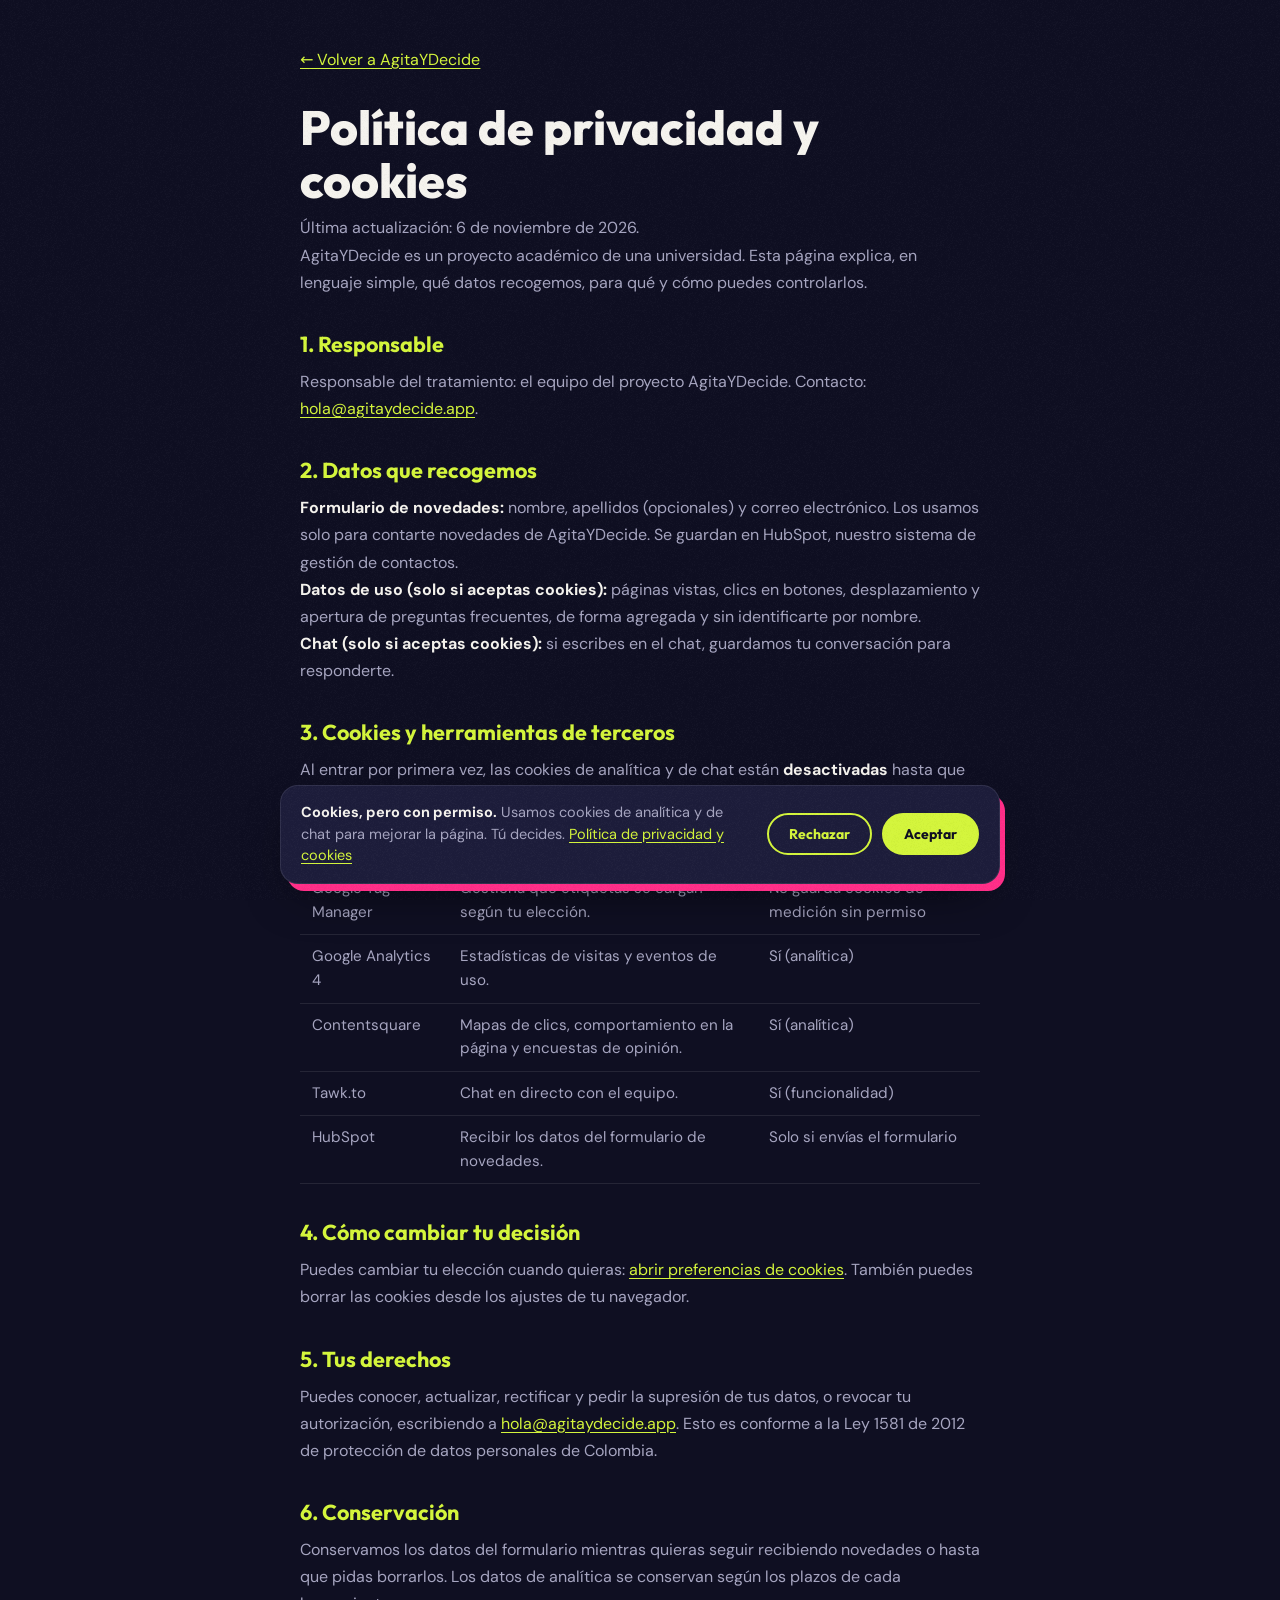
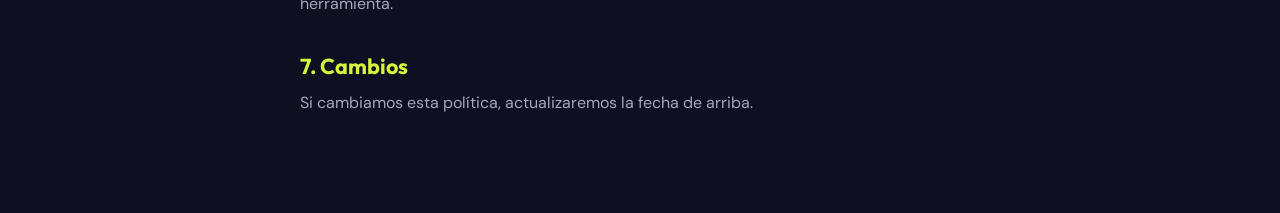
<file: privacidad.html>
<!doctype html>
<html lang="es">
<head>
  <script>
  window.dataLayer = window.dataLayer || [];
  function gtag(){dataLayer.push(arguments);}
  gtag('consent','default',{ad_storage:'denied',ad_user_data:'denied',ad_personalization:'denied',analytics_storage:'denied',functionality_storage:'denied',personalization_storage:'denied',security_storage:'granted',wait_for_update:500});
  try{if(localStorage.getItem('agita_consent_v1')==='granted'){gtag('consent','update',{analytics_storage:'granted',functionality_storage:'granted'});}}catch(e){}
  </script>
  <!-- Google Tag Manager (diferido: primera interacción o ~3,5 s tras la carga; ver index.html) -->
  <script>
    (function (w, d, id) {
      w.dataLayer = w.dataLayer || [];
      var done = false;
      var evs = ['scroll', 'pointerdown', 'keydown', 'touchstart'];
      var opts = { once: true, passive: true };
      function load() {
        if (done) return;
        done = true;
        evs.forEach(function (e) { w.removeEventListener(e, load, opts); });
        w.dataLayer.push({ 'gtm.start': new Date().getTime(), event: 'gtm.js' });
        var s = d.createElement('script');
        s.async = true;
        s.src = 'https://www.googletagmanager.com/gtm.js?id=' + id;
        d.head.appendChild(s);
      }
      evs.forEach(function (e) { w.addEventListener(e, load, opts); });
      w.addEventListener('load', function () { setTimeout(load, 3500); });
    })(window, document, 'GTM-TQKG4NX7');
  </script>
  <!-- End Google Tag Manager -->
  <meta charset="utf-8">
  <meta name="viewport" content="width=device-width, initial-scale=1">
  <title>Política de privacidad y cookies — AgitaYDecide</title>
  <meta name="description" content="Cómo AgitaYDecide trata tus datos personales y qué cookies usa: analítica, chat y formulario de contacto. Tú decides qué aceptar.">
  <meta name="robots" content="noindex, follow">
  <link rel="canonical" href="https://juand12348.github.io/AgitaYDecide/privacidad.html">
  <meta name="theme-color" content="#0f0f22">
  <link rel="icon" href="assets/favicon.svg" type="image/svg+xml">
  <link rel="icon" href="assets/favicon.ico" sizes="32x32">
  <link rel="apple-touch-icon" href="assets/apple-touch-icon.png">
  <link rel="manifest" href="manifest.webmanifest">
  <link rel="stylesheet" href="css/styles.css">
  <style>
    .legal{max-width:760px;margin:0 auto;padding:48px var(--gutter) 96px}
    .legal-back{display:inline-block;margin-bottom:28px;color:var(--lime);text-underline-offset:3px}
    .legal h1{font:800 clamp(2rem,6vw,3rem)/1.1 var(--f-display);margin:0 0 8px}
    .legal h2{font:700 1.35rem/1.2 var(--f-display);margin:36px 0 10px;color:var(--lime)}
    .legal p,.legal li{line-height:1.7;color:var(--muted)}
    .legal strong{color:var(--text)}
    .legal a{color:var(--lime);text-underline-offset:3px}
    .legal table{width:100%;border-collapse:collapse;margin:12px 0;font-size:.95rem}
    .legal th,.legal td{text-align:left;padding:10px 12px;border-bottom:1px solid var(--line);vertical-align:top;color:var(--muted)}
    .legal th{color:var(--text)}
    .legal .link-btn{background:none;border:0;padding:0;font:inherit;color:var(--lime);text-decoration:underline;text-underline-offset:3px;cursor:pointer}
  </style>
</head>
<body>
  <noscript><iframe src="https://www.googletagmanager.com/ns.html?id=GTM-TQKG4NX7"
  height="0" width="0" style="display:none;visibility:hidden"></iframe></noscript>

  <main class="legal">
    <a class="legal-back" href="./">← Volver a AgitaYDecide</a>
    <h1>Política de privacidad y cookies</h1>
    <p>Última actualización: 6 de noviembre de 2026.</p>

    <p>AgitaYDecide es un proyecto académico de una universidad. Esta página explica, en lenguaje simple, qué datos recogemos, para qué y cómo puedes controlarlos.</p>

    <h2>1. Responsable</h2>
    <p>Responsable del tratamiento: el equipo del proyecto AgitaYDecide. Contacto: <a href="mailto:hola@agitaydecide.app">hola@agitaydecide.app</a>.</p>

    <h2>2. Datos que recogemos</h2>
    <ul>
      <li><strong>Formulario de novedades:</strong> nombre, apellidos (opcionales) y correo electrónico. Los usamos solo para contarte novedades de AgitaYDecide. Se guardan en HubSpot, nuestro sistema de gestión de contactos.</li>
      <li><strong>Datos de uso (solo si aceptas cookies):</strong> páginas vistas, clics en botones, desplazamiento y apertura de preguntas frecuentes, de forma agregada y sin identificarte por nombre.</li>
      <li><strong>Chat (solo si aceptas cookies):</strong> si escribes en el chat, guardamos tu conversación para responderte.</li>
    </ul>

    <h2>3. Cookies y herramientas de terceros</h2>
    <p>Al entrar por primera vez, las cookies de analítica y de chat están <strong>desactivadas</strong> hasta que pulses «Aceptar» en el aviso.</p>
    <table>
      <thead><tr><th>Herramienta</th><th>Para qué</th><th>Requiere permiso</th></tr></thead>
      <tbody>
        <tr><td>Google Tag Manager</td><td>Gestiona qué etiquetas se cargan según tu elección.</td><td>No guarda cookies de medición sin permiso</td></tr>
        <tr><td>Google Analytics 4</td><td>Estadísticas de visitas y eventos de uso.</td><td>Sí (analítica)</td></tr>
        <tr><td>Contentsquare</td><td>Mapas de clics, comportamiento en la página y encuestas de opinión.</td><td>Sí (analítica)</td></tr>
        <tr><td>Tawk.to</td><td>Chat en directo con el equipo.</td><td>Sí (funcionalidad)</td></tr>
        <tr><td>HubSpot</td><td>Recibir los datos del formulario de novedades.</td><td>Solo si envías el formulario</td></tr>
      </tbody>
    </table>

    <h2>4. Cómo cambiar tu decisión</h2>
    <p>Puedes cambiar tu elección cuando quieras: <button type="button" class="link-btn" data-cookie-settings>abrir preferencias de cookies</button>. También puedes borrar las cookies desde los ajustes de tu navegador.</p>

    <h2>5. Tus derechos</h2>
    <p>Puedes conocer, actualizar, rectificar y pedir la supresión de tus datos, o revocar tu autorización, escribiendo a <a href="mailto:hola@agitaydecide.app">hola@agitaydecide.app</a>. Esto es conforme a la Ley 1581 de 2012 de protección de datos personales de Colombia.</p>

    <h2>6. Conservación</h2>
    <p>Conservamos los datos del formulario mientras quieras seguir recibiendo novedades o hasta que pidas borrarlos. Los datos de analítica se conservan según los plazos de cada herramienta.</p>

    <h2>7. Cambios</h2>
    <p>Si cambiamos esta política, actualizaremos la fecha de arriba.</p>
  </main>

  <script src="js/consent.js" defer></script>
</body>
</html>
</file>
<file: css/styles.css>
/* ==========================================================================
   AgitaYDecide — landing
   ========================================================================== */

/* ---------- Fuentes (alojadas en local, variables, subconjunto latino) ---------- */
@font-face {
  font-family: "Outfit";
  font-style: normal;
  font-weight: 100 900;
  font-display: swap;
  src: url("../assets/fonts/outfit-latin.woff2") format("woff2");
}
@font-face {
  font-family: "DM Sans";
  font-style: normal;
  font-weight: 100 1000;
  font-display: swap;
  src: url("../assets/fonts/dmsans-latin.woff2") format("woff2");
}
@font-face {
  font-family: "Caveat";
  font-style: normal;
  font-weight: 400 700;
  font-display: swap;
  src: url("../assets/fonts/caveat-latin.woff2") format("woff2");
}

:root {
  --ink: #0f0f22;
  --ink-2: #14142c;
  --ink-3: #1d1d3b;
  --ink-4: #2a2a4c;
  --ink-deep: #0a0a18;
  --cream: #eeeae0;
  --cream-2: #e3ded0;

  --lime: #d4f53c;
  --pink: #ff2e88;
  --cyan: #2cc9f2;
  --violet: #9b8cff;
  --orange: #ffa53a;

  --text: #f5f3ee;
  --muted: #a6a5c0;
  --line: rgba(255, 255, 255, .09);

  --f-display: "Outfit", system-ui, sans-serif;
  --f-body: "DM Sans", system-ui, sans-serif;
  --f-hand: "Caveat", "Comic Sans MS", cursive;

  --ease: cubic-bezier(.2, .7, .2, 1);
  --spring: cubic-bezier(.34, 1.56, .64, 1);
  --gutter: clamp(16px, 4vw, 40px);
  --max: 1180px;
}

/* ---------- Base ---------- */
*, *::before, *::after { box-sizing: border-box; }

html { scroll-behavior: smooth; scroll-padding-top: 80px; }

body {
  margin: 0;
  background: var(--ink);
  color: var(--text);
  font-family: var(--f-body);
  font-size: 16px;
  line-height: 1.55;
  -webkit-font-smoothing: antialiased;
  overflow-x: hidden;
}

/* grano de papel, muy sutil.
   Textura pre-generada (puntos blancos/negros con alfa bajo): sin filtro SVG
   ni mix-blend-mode, así la capa fija no obliga a recomponer la página al hacer scroll. */
body::after {
  content: "";
  position: fixed;
  inset: 0;
  pointer-events: none;
  z-index: 100;
  background: url("../assets/noise.webp") repeat;
  opacity: .35;
}

img, svg { display: block; max-width: 100%; }
a { color: inherit; }
button { font: inherit; color: inherit; cursor: pointer; }
h1, h2, h3, h4, p, ul, ol, figure, blockquote { margin: 0; }
ul, ol { padding: 0; list-style: none; }

:focus-visible { outline: 3px solid var(--lime); outline-offset: 3px; border-radius: 6px; }

.wrap { width: 100%; max-width: var(--max); margin-inline: auto; padding-inline: var(--gutter); }
.section { padding-block: clamp(72px, 10vw, 120px); position: relative; }

/* ---------- Tipografía ---------- */
.eyebrow {
  font: 700 12px/1 var(--f-body);
  letter-spacing: .24em;
  text-transform: uppercase;
  color: var(--cyan);
  margin-bottom: 18px;
}
.eyebrow-plain { color: var(--text); opacity: .85; }
.eyebrow-ink { color: var(--ink); }

.h2 {
  font: 800 clamp(2.1rem, 4.4vw, 3.25rem)/1.02 var(--f-display);
  letter-spacing: -.02em;
}

.hl-lime, .hl-pink { position: relative; display: inline-block; }
.hl-lime { color: var(--lime); }
.hl-pink { color: var(--pink); }

.hand-note {
  font: 700 clamp(1.4rem, 2.2vw, 1.85rem)/1.05 var(--f-hand);
  color: var(--text);
}

/* trazos de color reutilizables (SVG) */
.s-lime { stroke: var(--lime); }
.s-pink { stroke: var(--pink); }
.s-cyan { stroke: var(--cyan); }
.s-violet { stroke: var(--violet); }
.s-ink { stroke: var(--ink); }

/* subrayado a mano que se dibuja */
.scribble {
  position: absolute;
  left: -2%;
  bottom: -.32em;
  width: 104%;
  height: .42em;
  overflow: visible;
}
.scribble path {
  fill: none;
  stroke: currentColor;
  stroke-width: 4;
  stroke-linecap: round;
}
.js .scribble path {
  stroke-dasharray: var(--len, 400);
  stroke-dashoffset: var(--len, 400);
  transition: stroke-dashoffset .9s var(--ease) .55s;
}
.js .scribble path + path { transition-delay: .85s; }
.js .is-in .scribble path { stroke-dashoffset: 0; }

/* ---------- Botones ---------- */
.btn {
  --bg: var(--lime);
  --fg: var(--ink);
  display: inline-flex;
  align-items: center;
  gap: 12px;
  padding: 15px 26px;
  border: 0;
  border-radius: 999px;
  background: var(--bg);
  color: var(--fg);
  font: 700 16px/1 var(--f-display);
  text-decoration: none;
  white-space: nowrap;
  transition: transform .35s var(--spring), box-shadow .35s var(--ease);
}
.btn:hover { transform: translateY(-2px) rotate(-1.5deg); box-shadow: 0 12px 28px -12px rgba(212, 245, 60, .65); }
.btn:active { transform: translateY(0) scale(.97); }
.btn-ico { width: 22px; height: 22px; flex: none; }
.btn:hover .btn-ico { animation: wiggle .5s var(--ease); }
.btn-sm { padding: 11px 18px; font-size: 14px; }

.btn-dark { --bg: var(--ink); --fg: var(--text); padding: 12px 22px 12px 18px; }
.btn-dark:hover { box-shadow: 4px 5px 0 var(--pink); }
.btn-dark span { display: flex; flex-direction: column; gap: 3px; text-align: left; font-size: 17px; }
.btn-dark small { font: 500 11px/1 var(--f-body); opacity: .7; }

@keyframes wiggle {
  0%, 100% { transform: rotate(0); }
  20% { transform: rotate(-14deg); }
  40% { transform: rotate(12deg); }
  60% { transform: rotate(-8deg); }
  80% { transform: rotate(5deg); }
}

/* ---------- Animaciones de entrada ---------- */
.js [data-reveal] {
  opacity: 0;
  transform: translateY(26px);
  transition: opacity .8s var(--ease) var(--d, 0s), transform .9s var(--ease) var(--d, 0s);
}
.js [data-reveal="fade"] { transform: scale(.97); }
.js [data-reveal="left"] { transform: translateX(-36px) rotate(-2deg); }
.js [data-reveal="right"] { transform: translateX(36px) rotate(3deg); }
.js [data-reveal].is-in { opacity: 1; transform: none; }
/* una vez dentro, los hovers responden sin el retardo de entrada */
.js [data-reveal].is-done { transition: transform .5s var(--spring), box-shadow .5s var(--ease), opacity .3s; }

/* contenedor que escalona a sus hijos */
.js [data-reveal="stagger"] { opacity: 1; transform: none; }
.js [data-reveal="stagger"] > * {
  opacity: 0;
  transform: translateY(14px) scale(.9) rotate(0deg);
  transition: opacity .5s var(--ease), transform .6s var(--spring);
  transition-delay: calc(var(--i, 0) * .32s + .1s);
}
.js [data-reveal="stagger"].is-in > * { opacity: 1; transform: translateX(var(--x, 0)) rotate(var(--r, 0deg)); }

/* El hero entra con una animación CSS que arranca en el primer pintado,
   sin esperar a que cargue el JS: el título (LCP) aparece antes. */
.js .hero [data-reveal] {
  opacity: 1;
  transform: none;
  transition: none;
  animation: hero-in .8s var(--ease) var(--d, 0s) both;
}
.js .hero [data-reveal="fade"] { animation-name: hero-fade; }
@keyframes hero-in { from { opacity: 0; transform: translateY(26px); } }
@keyframes hero-fade { from { opacity: 0; transform: scale(.97); } }

/* Animaciones infinitas en pausa mientras su sección está fuera de pantalla (ver main.js) */
.is-offscreen, .is-offscreen * { animation-play-state: paused !important; }

/* ==========================================================================
   1. HEADER
   ========================================================================== */
.site-header {
  position: fixed;
  inset: 0 0 auto;
  z-index: 50;
  transition: background-color .4s var(--ease), border-color .4s var(--ease), padding .4s var(--ease);
  border-bottom: 1px solid transparent;
  padding-block: 18px;
}
.site-header.is-scrolled {
  background: rgba(15, 15, 34, .97);
  border-color: var(--line);
  padding-block: 10px;
}
.header-inner { display: flex; align-items: center; justify-content: space-between; gap: 24px; }

.brand {
  display: inline-flex;
  align-items: center;
  gap: 10px;
  text-decoration: none;
  font: 800 22px/1 var(--f-display);
  letter-spacing: -.02em;
}
.brand-mark { width: 38px; height: 38px; color: var(--text); transition: transform .5s var(--spring); }
.brand:hover .brand-mark { transform: rotate(-14deg) scale(1.06); }

.nav { display: flex; align-items: center; gap: 28px; }
.nav a:not(.btn) {
  font-size: 14px;
  font-weight: 500;
  text-decoration: none;
  opacity: .85;
  position: relative;
  transition: opacity .2s;
}
.nav a:not(.btn)::after {
  content: "";
  position: absolute;
  left: 0; right: 0; bottom: -6px;
  height: 2px;
  border-radius: 2px;
  background: var(--lime);
  transform: scaleX(0);
  transform-origin: left;
  transition: transform .35s var(--ease);
}
.nav a:not(.btn):hover { opacity: 1; }
.nav a:not(.btn):hover::after { transform: scaleX(1); }

.menu-toggle {
  display: none;
  width: 44px; height: 44px;
  border: 1px solid var(--line);
  border-radius: 12px;
  background: var(--ink-3);
  position: relative;
}
.menu-toggle span {
  position: absolute;
  left: 12px; right: 12px;
  height: 2px;
  border-radius: 2px;
  background: var(--text);
  transition: transform .35s var(--ease), top .35s var(--ease);
}
.menu-toggle span:first-child { top: 17px; }
.menu-toggle span:last-child { top: 25px; right: 16px; }
.menu-toggle[aria-expanded="true"] span:first-child { top: 21px; transform: rotate(45deg); }
.menu-toggle[aria-expanded="true"] span:last-child { top: 21px; right: 12px; transform: rotate(-45deg); }

/* ==========================================================================
   2. HERO
   ========================================================================== */
.hero {
  position: relative;
  padding-top: 120px;
  overflow: hidden;
  border-bottom: 1px solid var(--line);
}
.hero-grid-bg {
  position: absolute;
  inset: 0;
  background-image:
    linear-gradient(var(--line) 1px, transparent 1px),
    linear-gradient(90deg, var(--line) 1px, transparent 1px);
  background-size: 44px 44px;
  mask-image: radial-gradient(ellipse 50% 70% at 72% 55%, #000 10%, transparent 75%);
  -webkit-mask-image: radial-gradient(ellipse 50% 70% at 72% 55%, #000 10%, transparent 75%);
  opacity: .55;
}
.hero-inner {
  position: relative;
  display: grid;
  grid-template-columns: 1.02fr 1fr;
  align-items: end;
  gap: 24px;
}
.hero-copy { padding-bottom: clamp(56px, 8vw, 96px); align-self: center; }

.hero-title {
  font: 800 clamp(2.7rem, 6.2vw, 4.7rem)/.98 var(--f-display);
  letter-spacing: -.03em;
  margin-bottom: 32px;
}
.hero-title .hl-lime { display: block; width: fit-content; font-size: 1.18em; margin-top: 4px; }
.hero-title .scribble { bottom: -.22em; height: .3em; }

.hero-lead { font-size: clamp(1.05rem, 1.5vw, 1.2rem); font-weight: 500; margin-bottom: 30px; max-width: 30ch; }
.hero-tags { margin-top: 22px; font-size: 13px; letter-spacing: .14em; color: var(--muted); }

.hero-art { position: relative; }
.hero-svg { width: 100%; max-width: 560px; margin-left: auto; overflow: hidden; }
.hero-note {
  position: absolute;
  top: 2%;
  right: -2%;
  z-index: 2;
  transform: rotate(-12deg);
  font-size: clamp(1.35rem, 2vw, 1.75rem);
  line-height: 1;
}
.hero-note svg { width: 130px; margin-top: 6px; overflow: visible; }
.hero-note path { fill: none; stroke-width: 4; stroke-linecap: round; }

.phone-body { fill: #0c0c1d; stroke: var(--text); stroke-width: 5; }
.phone-body.thin { stroke: #b8b2ff; stroke-width: 4; }
.phone-screen { fill: #15153a; }
.phone-notch { fill: #0c0c1d; }
.phone-logo { color: var(--text); }
.phone-text { fill: var(--text); font: 800 17px var(--f-display); letter-spacing: -.02em; }
.hand, .finger rect { fill: #f2ede1; stroke: #0b0b1a; stroke-width: 4; stroke-linejoin: round; }
.finger .nail { fill: none; stroke-width: 3; }
.hand-line { fill: none; stroke: #0b0b1a; stroke-width: 3; stroke-linecap: round; opacity: .55; }

/* la mano que agita: pausa, sacudida, pausa */
.rig-float { animation: float 6s ease-in-out infinite; transform-box: fill-box; transform-origin: center; }
.rig { animation: shake 3.6s var(--ease) infinite; transform-box: fill-box; transform-origin: 50% 85%; }
.arcs { transform-box: fill-box; transform-origin: center; }
.arcs-l { animation: arcs-l 3.6s var(--ease) infinite; }
.arcs-r { animation: arcs-r 3.6s var(--ease) infinite; }
.hero-art:hover .rig, .hero-art:hover .arcs { animation-duration: 1.4s; }

@keyframes float { 0%, 100% { transform: translateY(0); } 50% { transform: translateY(-8px); } }
@keyframes shake {
  0%, 52%, 100% { transform: rotate(0); }
  58% { transform: rotate(-5deg) translateX(-4px); }
  64% { transform: rotate(5deg) translateX(4px); }
  70% { transform: rotate(-4deg); }
  76% { transform: rotate(3deg); }
  82% { transform: rotate(-1deg); }
  88% { transform: rotate(0); }
}
@keyframes arcs-l {
  0%, 50%, 100% { opacity: .45; transform: translateX(0); }
  62%, 78% { opacity: 1; transform: translateX(-8px); }
}
@keyframes arcs-r {
  0%, 50%, 100% { opacity: .45; transform: translateX(0); }
  62%, 78% { opacity: 1; transform: translateX(8px); }
}

/* ==========================================================================
   3. BENEFICIOS
   ========================================================================== */
.benefits { background: var(--ink-2); border-bottom: 1px solid var(--line); }
.benefits-inner { display: grid; grid-template-columns: 1fr 2.6fr; gap: 48px; align-items: center; }
.benefits-head .hl-lime { margin-top: 4px; }
.benefits-head .scribble { bottom: -.34em; }

.benefits-list { display: grid; grid-template-columns: repeat(4, 1fr); }
.benefit {
  padding: 8px 26px 10px;
  border-left: 1px solid var(--line);
  position: relative;
}
.benefit::before {
  /* línea “a mano” que crece al aparecer */
  content: "";
  position: absolute;
  left: -1px; top: 0;
  width: 1px; height: 100%;
  background: rgba(255, 255, 255, .28);
  transform: scaleY(0);
  transform-origin: top;
  transition: transform 1s var(--ease) calc(var(--d, 0s) + .2s);
}
.benefit.is-in::before, html:not(.js) .benefit::before { transform: scaleY(1); }
.benefit h3 { font: 700 19px/1.2 var(--f-display); margin: 18px 0 8px; }
.benefit p { font-size: 14px; color: var(--muted); max-width: 22ch; }

.benefit-ico {
  width: 42px; height: 42px;
  fill: none;
  stroke-width: 1.8;
  stroke-linecap: round;
  stroke-linejoin: round;
  transition: transform .5s var(--spring);
}
.benefit:hover .benefit-ico { transform: rotate(-10deg) scale(1.12); }
.c-lime { stroke: var(--lime); }
.c-pink { stroke: var(--pink); }
.c-cyan { stroke: var(--cyan); }
.c-violet { stroke: var(--violet); }

/* ==========================================================================
   4. CTA — demo interactiva
   ========================================================================== */
.try { background: var(--cream); color: var(--ink); overflow: hidden; }
.try-inner {
  display: grid;
  grid-template-columns: auto 1.15fr .85fr;
  gap: clamp(28px, 4vw, 56px);
  align-items: center;
}

.try-phone-wrap { position: relative; padding: 30px 46px; }
.burst { position: absolute; inset: 0; width: 100%; height: 100%; overflow: visible; }

.demo-phone {
  position: relative;
  width: 264px;
  padding: 12px;
  border-radius: 40px;
  background: #0c0c1d;
  box-shadow: 0 0 0 3px #2b2b48 inset, 8px 10px 0 -2px rgba(15, 15, 34, .14);
  transform: rotate(-4deg);
  transition: transform .5s var(--spring);
}
.demo-phone:hover { transform: rotate(-2deg); }
.dp-screen {
  border-radius: 30px;
  background: linear-gradient(180deg, #17173a, #111128);
  padding: 22px 16px 18px;
  color: var(--text);
  min-height: 430px;
  display: flex;
  flex-direction: column;
}
.dp-brand { display: flex; align-items: center; justify-content: center; gap: 6px; font: 800 15px var(--f-display); margin-bottom: 20px; }
.dp-brand svg { width: 22px; height: 22px; }

.dp-list { display: flex; flex-direction: column; gap: 8px; }
.dp-item {
  --c: var(--lime);
  display: flex;
  align-items: center;
  gap: 10px;
  padding: 9px 10px;
  border-radius: 12px;
  background: var(--ink-3);
  border: 1.5px solid transparent;
  font-size: 14px;
  font-weight: 500;
  transition: border-color .15s, background-color .15s, transform .15s;
  animation: item-in .45s var(--spring) both;
}
.dp-item.is-hot { border-color: var(--c); background: var(--ink-4); transform: scale(1.03); }
.dp-item.is-pick { border-color: var(--c); background: color-mix(in srgb, var(--c) 22%, var(--ink-3)); }
.dp-dot {
  width: 22px; height: 22px;
  border-radius: 7px;
  background: var(--c);
  flex: none;
  transform: rotate(-6deg);
}
.dp-label { flex: 1; min-width: 0; overflow: hidden; text-overflow: ellipsis; white-space: nowrap; }
.dp-del {
  width: 24px; height: 24px;
  border: 0;
  border-radius: 8px;
  background: transparent;
  font-size: 18px;
  line-height: 1;
  opacity: .45;
  transition: opacity .2s, background-color .2s;
}
.dp-del:hover { opacity: 1; background: rgba(255, 255, 255, .08); }

@keyframes item-in { from { opacity: 0; transform: translateY(-6px) scale(.94); } }

.dp-add { display: flex; gap: 6px; margin-top: 10px; }
.dp-add[hidden] { display: none; }
.dp-add input {
  flex: 1;
  min-width: 0;
  padding: 9px 12px;
  border-radius: 12px;
  border: 1.5px dashed rgba(255, 255, 255, .22);
  background: transparent;
  color: var(--text);
  font: 500 14px var(--f-body);
}
.dp-add input::placeholder { color: var(--muted); }
.dp-add input:focus { outline: none; border-color: var(--lime); border-style: solid; }
.dp-add button {
  width: 38px;
  border: 0;
  border-radius: 12px;
  background: var(--ink-4);
  font-size: 20px;
  font-weight: 600;
  transition: background-color .2s, color .2s;
}
.dp-add button:hover { background: var(--lime); color: var(--ink); }

.dp-shake {
  margin-top: auto;
  padding: 15px;
  border: 0;
  border-radius: 14px;
  background: var(--lime);
  color: var(--ink);
  font: 800 16px/1 var(--f-display);
  letter-spacing: .06em;
  text-transform: uppercase;
  transition: transform .3s var(--spring), filter .2s;
}
.dp-shake:hover { transform: translateY(-2px); }
.dp-shake:active { transform: scale(.96); }
.dp-shake:disabled { filter: saturate(.4) brightness(.9); cursor: progress; }

.demo-phone.is-shaking { animation: phone-shake .5s linear infinite; }
@keyframes phone-shake {
  0% { transform: rotate(-4deg) translate(0, 0); }
  20% { transform: rotate(-9deg) translate(-6px, 2px); }
  40% { transform: rotate(1deg) translate(6px, -2px); }
  60% { transform: rotate(-8deg) translate(-4px, 1px); }
  80% { transform: rotate(0deg) translate(4px, -1px); }
  100% { transform: rotate(-4deg) translate(0, 0); }
}

.try-copy .h2 { margin-bottom: 22px; }
.try-lead { font-size: 17px; max-width: 42ch; color: #34344f; }
.try-note {
  display: flex;
  align-items: flex-start;
  gap: 8px;
  margin-top: 24px;
  color: var(--ink);
  transform: rotate(-2deg);
  font-size: 1.55rem;
}
.note-arrow { width: 60px; flex: none; margin-top: 4px; }
.note-arrow path { fill: none; stroke: var(--pink); stroke-width: 3; stroke-linecap: round; stroke-linejoin: round; }
.demo-hint { min-height: 1.5em; margin-top: 14px; font-size: 14px; font-weight: 700; color: var(--pink); }
.demo-hint.flash { animation: flash .6s var(--ease); }
@keyframes flash { 0% { transform: translateX(0); } 25% { transform: translateX(-6px); } 50% { transform: translateX(5px); } 75% { transform: translateX(-3px); } }

.try-result { position: relative; display: flex; align-items: center; gap: 10px; }
.curly-arrow { width: 74px; flex: none; }
.curly-arrow path { fill: none; stroke: var(--ink); stroke-width: 3.5; stroke-linecap: round; stroke-linejoin: round; }

.verdict {
  --c: var(--lime);
  position: relative;
  flex: 1;
  min-width: 180px;
  max-width: 230px;
  padding: 44px 20px 26px;
  border-radius: 26px;
  background: var(--ink);
  color: var(--text);
  text-align: center;
  transform: rotate(4deg);
  box-shadow: 10px 12px 0 -2px rgba(15, 15, 34, .14);
}
.verdict-rays { position: absolute; top: -22px; left: 50%; width: 82%; transform: translateX(-50%); overflow: visible; }
.verdict-rays g { transform-origin: 50% 100%; transform-box: fill-box; }
.verdict-ico { width: 64px; height: 64px; margin: 0 auto 14px; color: var(--c); }
.verdict-ico svg { width: 100%; height: 100%; }
.verdict-name {
  font: 800 clamp(1.5rem, 2.4vw, 1.9rem)/1.05 var(--f-display);
  letter-spacing: -.02em;
  overflow-wrap: anywhere;
}
.verdict-sub { margin-top: 6px; font-size: 13px; color: var(--muted); }

.verdict.is-thinking .verdict-ico { animation: spin-dice .5s linear infinite; }
.verdict.is-thinking .verdict-name { opacity: .35; }
.verdict.is-revealed { animation: verdict-pop .7s var(--spring); }
.verdict.is-revealed .verdict-rays g { animation: rays .7s var(--ease); }
@keyframes spin-dice { to { transform: rotate(360deg); } }
@keyframes verdict-pop {
  0% { transform: rotate(4deg) scale(.86); }
  60% { transform: rotate(-2deg) scale(1.06); }
  100% { transform: rotate(4deg) scale(1); }
}
@keyframes rays { 0% { opacity: 0; transform: scale(.6); } 100% { opacity: 1; transform: scale(1); } }

/* ==========================================================================
   5. EXPLICACIÓN
   ========================================================================== */
.explain { background: var(--ink); }

.problem {
  display: grid;
  grid-template-columns: 1fr 1.05fr .7fr;
  gap: 32px;
  align-items: center;
}
.problem-copy .h2 { margin-bottom: 22px; }
.problem-lines { font-size: 16px; font-weight: 500; line-height: 1.5; }
.problem-tip {
  display: flex;
  align-items: center;
  gap: 12px;
  margin-top: 26px;
  max-width: 34ch;
  color: var(--lime);
  font-size: 14px;
  font-weight: 500;
}
.problem-tip svg {
  width: 34px; height: 34px;
  flex: none;
  padding: 6px;
  border: 2px solid var(--lime);
  border-radius: 50%;
}

.chat { position: relative; display: flex; flex-direction: column; align-items: flex-start; gap: 14px; }
.bubble {
  display: inline-block;
  padding: 11px 18px;
  border-radius: 14px;
  font-size: 15px;
  font-weight: 500;
  transform: translateX(var(--x, 0)) rotate(var(--r, 0deg));
  box-shadow: 0 6px 18px -10px rgba(0, 0, 0, .6);
  white-space: nowrap;
}
.b-grey { background: #3a3958; color: #e7e5f4; border-bottom-left-radius: 4px; }
.b-pink { background: var(--pink); color: #fff; font-weight: 700; border-bottom-right-radius: 4px; }
.b-cyan { background: var(--cyan); color: var(--ink); font-weight: 700; border-bottom-right-radius: 4px; }
.chat-doodle { width: 60px; margin-left: 12%; margin-top: -6px; }
.chat-doodle path { fill: none; stroke: var(--violet); stroke-width: 2.5; stroke-linecap: round; }

.bored { width: 100%; max-width: 220px; margin-left: auto; overflow: visible; }
.bored-phone { transform-box: fill-box; transform-origin: center; animation: sigh 4s ease-in-out infinite; }
@keyframes sigh { 0%, 100% { transform: rotate(0); } 50% { transform: rotate(-3deg) translateY(3px); } }

.divider { width: 100%; height: 20px; margin-block: clamp(56px, 8vw, 90px); }
.divider path { fill: none; stroke: var(--line); stroke-width: 2; stroke-dasharray: 2 10; stroke-linecap: round; vector-effect: non-scaling-stroke; }

.steps-block { display: grid; grid-template-columns: .9fr 3fr; gap: 40px; align-items: center; }
.steps-scribble { width: 140px; margin-top: 14px; overflow: visible; }
.steps-scribble path { fill: none; stroke-width: 4; stroke-linecap: round; }

.steps { display: grid; grid-template-columns: repeat(3, 1fr); gap: 28px; counter-reset: s; }
.step {
  position: relative;
  display: flex;
  gap: 16px;
  align-items: center;
  padding: 18px;
  border: 1.5px solid color-mix(in srgb, var(--c) 70%, transparent);
  border-radius: 20px;
  background: var(--ink-2);
  transition: transform .45s var(--spring), box-shadow .45s var(--ease);
}
.step:hover, .js .step.is-in:hover { transform: translateY(-6px) rotate(-1deg); box-shadow: 6px 8px 0 -1px var(--c); }
.step:not(:last-child)::after {
  /* flecha entre pasos */
  content: "";
  position: absolute;
  right: -24px;
  top: 50%;
  width: 20px; height: 20px;
  background: currentColor;
  color: var(--muted);
  -webkit-mask: url("data:image/svg+xml,%3Csvg xmlns='http://www.w3.org/2000/svg' viewBox='0 0 24 24' fill='none' stroke='black' stroke-width='2.4' stroke-linecap='round' stroke-linejoin='round'%3E%3Cpath d='M4 12.5c5-.6 10-.4 15 .2M14 7.5c2 1.8 3.6 3.4 5 5-1.6 1.6-3.3 3.1-5 4.6'/%3E%3C/svg%3E") center / contain no-repeat;
          mask: url("data:image/svg+xml,%3Csvg xmlns='http://www.w3.org/2000/svg' viewBox='0 0 24 24' fill='none' stroke='black' stroke-width='2.4' stroke-linecap='round' stroke-linejoin='round'%3E%3Cpath d='M4 12.5c5-.6 10-.4 15 .2M14 7.5c2 1.8 3.6 3.4 5 5-1.6 1.6-3.3 3.1-5 4.6'/%3E%3C/svg%3E") center / contain no-repeat;
  transform: translateY(-50%);
}
.step-num {
  display: inline-grid;
  place-items: center;
  width: 30px; height: 30px;
  border-radius: 50%;
  background: var(--c);
  color: var(--ink);
  font: 800 12px var(--f-display);
  margin-bottom: 10px;
}
.step h3 { font: 700 17px/1.2 var(--f-display); margin-bottom: 6px; }
.step p { font-size: 13.5px; color: var(--muted); line-height: 1.45; }

.mini-phone {
  position: relative;
  flex: none;
  width: 82px;
  height: 150px;
  padding: 16px 7px 8px;
  border-radius: 18px;
  background: #0c0c1d;
  border: 2.5px solid var(--text);
  display: flex;
  flex-direction: column;
  gap: 5px;
  transform: rotate(-5deg);
}
.mp-row {
  display: flex;
  align-items: center;
  gap: 4px;
  height: 17px;
  padding: 0 5px;
  border-radius: 5px;
  background: var(--ink-3);
  font-size: 8.5px;
  font-weight: 500;
}
.mp-row::before { content: ""; width: 7px; height: 7px; border-radius: 2px; background: var(--c); }
.mp-btn {
  margin-top: auto;
  padding: 5px 0;
  border-radius: 6px;
  background: var(--lime);
  color: var(--ink);
  font: 800 8px var(--f-display);
  letter-spacing: .08em;
  text-transform: uppercase;
  text-align: center;
}
.mini-phone.is-shaking { justify-content: center; align-items: center; animation: mini-shake 2.4s var(--ease) infinite; }
.mp-logo { width: 34px; height: 34px; color: var(--text); }
.mp-waves { position: absolute; top: 10%; left: -22%; width: 144%; height: 80%; max-width: none; overflow: visible; animation: arcs-pulse 2.4s var(--ease) infinite; }
.mp-result { justify-content: center; align-items: center; text-align: center; gap: 2px; }
.mp-result strong { font: 800 15px var(--f-display); }
.mp-result small { font-size: 7.5px; color: var(--muted); }
.mp-burst { width: 46px; margin-bottom: 4px; overflow: visible; }

@keyframes mini-shake {
  0%, 45%, 100% { transform: rotate(-5deg); }
  52% { transform: rotate(-14deg); }
  60% { transform: rotate(5deg); }
  68% { transform: rotate(-12deg); }
  76% { transform: rotate(2deg); }
  84% { transform: rotate(-5deg); }
}
@keyframes arcs-pulse { 0%, 45%, 100% { opacity: .3; } 55%, 80% { opacity: 1; } }

/* ==========================================================================
   6. TESTIMONIOS
   ========================================================================== */
.testimonials { background: var(--ink-2); border-block: 1px solid var(--line); }
.t-head { position: relative; margin-bottom: clamp(44px, 6vw, 70px); }
.t-note { position: absolute; left: min(520px, 70%); bottom: -6px; color: var(--pink); transform: rotate(-8deg); }

.t-grid {
  display: grid;
  grid-template-columns: repeat(3, 1fr);
  gap: 34px 28px;
  align-items: start;
}
.t-grid > :nth-child(3n + 2) { margin-top: 36px; }

.t-card {
  --r: 0deg;
  position: relative;
  padding: 30px 26px 24px;
  border-radius: 22px;
  background: var(--ink-3);
  border: 1px solid var(--line);
  transition: transform .5s var(--spring), box-shadow .5s var(--ease);
}
.js .t-card.is-in, html:not(.js) .t-card { transform: rotate(var(--r)); }
.t-card:hover { transform: rotate(0) translateY(-6px) !important; box-shadow: 0 22px 40px -24px rgba(0, 0, 0, .8); }
.t-card blockquote { font-size: 15.5px; line-height: 1.55; margin-bottom: 22px; }
.t-card figcaption { display: flex; align-items: center; gap: 12px; font-size: 13px; color: var(--muted); }
.t-card figcaption strong { display: block; color: var(--text); font-size: 14px; }

.avatar {
  display: grid;
  place-items: center;
  width: 40px; height: 40px;
  flex: none;
  border-radius: 13px;
  background: var(--c);
  color: var(--ink);
  font: 800 13px var(--f-display);
  transform: rotate(-6deg);
}

.t-verdict {
  position: absolute;
  top: -13px;
  right: 18px;
  padding: 6px 12px;
  border-radius: 999px;
  background: var(--c);
  color: var(--ink);
  font: 700 12px/1 var(--f-display);
  transform: rotate(4deg);
}

.t-card--lime { background: var(--lime); color: var(--ink); border-color: transparent; }
.t-card--lime figcaption, .t-card--lime figcaption strong { color: var(--ink); }
.t-card--lime .avatar { color: var(--lime); }
.t-card--lime blockquote { font: 600 19px/1.35 var(--f-display); }

.t-card--bubble { border-radius: 22px 22px 22px 6px; border-color: color-mix(in srgb, var(--pink) 55%, transparent); }

.tape {
  position: absolute;
  top: -12px;
  left: 50%;
  width: 92px; height: 24px;
  margin-left: -46px;
  background: rgba(238, 234, 224, .55);
  transform: rotate(-4deg);
  clip-path: polygon(3% 0, 97% 4%, 100% 50%, 96% 100%, 2% 96%, 0 50%);
}
.tape--pink { background: rgba(255, 46, 136, .55); transform: rotate(3deg); }

/* ==========================================================================
   7. CTA 2
   ========================================================================== */
.cta2 { background: var(--lime); color: var(--ink); overflow: hidden; }

.marquee {
  background: var(--ink);
  color: var(--lime);
  padding-block: 14px;
  transform: rotate(-1.2deg) scale(1.04);
  margin-top: -6px;
  overflow: hidden;
}
.marquee-track { display: flex; align-items: center; gap: 22px; width: max-content; animation: marquee 34s linear infinite; }
.marquee-track span { font: 700 18px/1 var(--f-display); white-space: nowrap; }
.marquee-track i { font-style: normal; color: var(--pink); font-weight: 800; }
.marquee:hover .marquee-track { animation-play-state: paused; }
@keyframes marquee { to { transform: translateX(-50%); } }

.cta2-inner {
  display: grid;
  grid-template-columns: 1.6fr 1fr;
  gap: 40px;
  align-items: center;
  padding-block: clamp(64px, 9vw, 110px);
}
.cta2-title {
  font: 900 clamp(2.3rem, 5.4vw, 4.2rem)/.98 var(--f-display);
  letter-spacing: -.035em;
  max-width: 16ch;
  margin-bottom: 22px;
}
.cta2-lead { font-size: 18px; font-weight: 500; max-width: 46ch; margin-bottom: 30px; }
.store-btns { display: flex; flex-wrap: wrap; gap: 14px; }

.cta2-badge { position: relative; justify-self: center; width: min(280px, 70vw); }
.cta2-badge svg { width: 100%; overflow: visible; }
.badge-bg { fill: var(--ink); }
.badge-text {
  fill: var(--lime);
  font: 800 15px var(--f-display);
  letter-spacing: 2px;
  transform-box: view-box;
  transform-origin: 110px 110px;
  animation: spin 22s linear infinite;
}
/* centrado con `translate` para que la animación (que usa `transform`) no lo desplace */
.cta2-badge .badge-logo {
  position: absolute;
  top: 50%;
  left: 50%;
  width: 30%;
  height: 30%;
  translate: -50% -50%;
  color: var(--text);
  transform-origin: center;
}
.cta2-badge:hover .badge-logo { animation: wiggle .7s var(--ease); }
.cta2-note { position: absolute; right: -16%; bottom: -8%; color: var(--ink); transform: rotate(-10deg); font-size: 2rem; }
@keyframes spin { to { transform: rotate(360deg); } }

/* ==========================================================================
   8. FAQ
   ========================================================================== */
.faq { background: var(--ink); }
.faq-inner { display: grid; grid-template-columns: .9fr 1.4fr; gap: clamp(36px, 6vw, 90px); align-items: start; }
.faq-head { position: sticky; top: 110px; }
.faq-head .h2 { margin-bottom: 18px; }
.faq-sub { color: var(--muted); max-width: 34ch; }
.faq-sub a { color: var(--lime); text-underline-offset: 3px; }
.faq-note { margin-top: 32px; color: var(--cyan); transform: rotate(-4deg); width: fit-content; }

.faq-list { border-top: 1px solid var(--line); }
.faq-item { border-bottom: 1px solid var(--line); }
.faq-q {
  display: flex;
  align-items: center;
  justify-content: space-between;
  gap: 20px;
  width: 100%;
  padding: 24px 4px;
  border: 0;
  background: none;
  text-align: left;
  font: 700 clamp(1.05rem, 1.6vw, 1.22rem)/1.3 var(--f-display);
  transition: color .2s;
}
.faq-q:hover { color: var(--lime); }
.faq-plus {
  position: relative;
  width: 34px; height: 34px;
  flex: none;
  border-radius: 11px;
  border: 1.5px solid var(--line);
  transition: transform .45s var(--spring), background-color .3s, border-color .3s;
}
.faq-plus::before, .faq-plus::after {
  content: "";
  position: absolute;
  left: 50%; top: 50%;
  width: 13px; height: 2px;
  margin: -1px 0 0 -6.5px;
  border-radius: 2px;
  background: currentColor;
}
.faq-plus::after { transform: rotate(90deg); }
.faq-item.is-open .faq-plus { transform: rotate(135deg); background: var(--lime); border-color: var(--lime); color: var(--ink); }

.faq-a { display: grid; grid-template-rows: 0fr; transition: grid-template-rows .5s var(--ease); }
.faq-a > div { overflow: hidden; }
.faq-a p {
  padding: 0 60px 26px 4px;
  color: var(--muted);
  opacity: 0;
  transform: translateY(-6px);
  transition: opacity .4s var(--ease), transform .4s var(--ease);
}
.faq-item.is-open .faq-a { grid-template-rows: 1fr; }
.faq-item.is-open .faq-a p { opacity: 1; transform: none; transition-delay: .1s; }

/* ==========================================================================
   9. PRE-FOOTER
   ========================================================================== */
.prefooter {
  position: relative;
  background: var(--ink-2);
  border-top: 1px solid var(--line);
  padding-block: clamp(56px, 7vw, 80px);
  overflow: hidden;
}
.pf-scribbles { position: absolute; inset: 0; width: 100%; height: 100%; opacity: .9; }
.pf-inner { position: relative; display: flex; align-items: center; justify-content: space-between; gap: 32px; flex-wrap: wrap; }
.brand-lg { font-size: 26px; }
.brand-lg .brand-mark { width: 48px; height: 48px; }
.pf-quote {
  display: flex;
  flex-direction: column;
  font: 700 clamp(1.8rem, 3vw, 2.4rem)/1 var(--f-hand);
  transform: rotate(-4deg);
}
.pf-quote .hl-lime { width: fit-content; }
.pf-quote .scribble { bottom: -.25em; height: .3em; }

/* ==========================================================================
   10. FOOTER
   ========================================================================== */
.footer { background: var(--ink-deep); padding-top: 64px; font-size: 14px; }
.footer-inner { display: grid; grid-template-columns: 1.6fr repeat(3, 1fr); gap: 40px; padding-bottom: 48px; }
.f-brand p { margin-top: 16px; max-width: 32ch; color: var(--muted); }
.f-col { display: flex; flex-direction: column; gap: 10px; }
.f-col h4 { font: 700 12px var(--f-body); letter-spacing: .2em; text-transform: uppercase; color: var(--muted); margin-bottom: 6px; }
.f-col a { width: fit-content; text-decoration: none; opacity: .85; transition: color .2s, transform .3s var(--ease); }
.f-col a:hover { color: var(--lime); transform: translateX(4px); opacity: 1; }
.f-bottom {
  display: flex;
  justify-content: space-between;
  gap: 16px;
  flex-wrap: wrap;
  position: relative;
  padding-block: 22px 28px;
}
.f-bottom::before {
  content: "";
  position: absolute;
  top: 0;
  left: var(--gutter);
  right: var(--gutter);
  height: 1px;
  background: var(--line);
}
.f-bottom {
  color: var(--muted);
  font-size: 13px;
}

/* ==========================================================================
   11. MODAL + FORMULARIO DE REGISTRO
   ========================================================================== */
.lead-modal {
  position: fixed;
  inset: 0;
  z-index: 200;
  display: none;
  align-items: center;
  justify-content: center;
  padding: 22px;
}
.lead-modal.is-open { display: flex; }

.lead-modal__backdrop {
  position: absolute;
  inset: 0;
  background: rgba(8, 8, 20, .82);
  backdrop-filter: blur(7px);
  -webkit-backdrop-filter: blur(7px);
}

.lead-modal__panel {
  position: relative;
  z-index: 1;
  width: min(100%, 560px);
  max-height: min(90vh, 780px);
  overflow-y: auto;
  padding: 40px 30px 30px;
  border: 1px solid color-mix(in srgb, var(--lime) 35%, transparent);
  border-radius: 26px;
  background: var(--ink-2);
  text-align: center;
  box-shadow: 0 24px 90px rgba(0, 0, 0, .5);
  animation: lead-in .5s var(--spring);
}
.lead-modal__panel:focus { outline: none; }
@keyframes lead-in { from { opacity: 0; transform: translateY(18px) scale(.96) rotate(-1deg); } }

.lead-modal__panel .eyebrow { margin-bottom: 14px; }
.lead-modal__title {
  font: 800 clamp(1.7rem, 4vw, 2.2rem)/1.1 var(--f-display);
  letter-spacing: -.02em;
  margin-bottom: 12px;
}
.lead-modal__description {
  max-width: 390px;
  margin: 0 auto 26px;
  color: var(--muted);
}
.lead-modal__close {
  position: absolute;
  top: 12px;
  right: 14px;
  width: 40px;
  height: 40px;
  border: 0;
  border-radius: 12px;
  background: none;
  font-size: 30px;
  line-height: 1;
  transition: color .2s, background-color .2s;
}
.lead-modal__close:hover { color: var(--lime); background: rgba(255, 255, 255, .06); }

body.lead-modal-open { overflow: hidden; }

.lead-form { max-width: 460px; margin: 0 auto; text-align: left; }
.lead-row { display: grid; grid-template-columns: 1fr 1fr; gap: 14px; }
.lead-form label {
  display: block;
  margin-bottom: 16px;
  font-size: 14px;
  font-weight: 700;
}
.lead-form .req { color: var(--lime); }
.lead-form input {
  display: block;
  width: 100%;
  min-height: 46px;
  margin-top: 7px;
  padding: 12px 14px;
  border: 1.5px solid rgba(255, 255, 255, .18);
  border-radius: 12px;
  background: var(--ink-3);
  color: var(--text);
  font: 500 15px var(--f-body);
  transition: border-color .2s, box-shadow .2s;
}
.lead-form input:focus {
  outline: none;
  border-color: var(--lime);
  box-shadow: 0 0 0 3px rgba(212, 245, 60, .14);
}
.lead-form input.is-invalid { border-color: var(--pink); }

.lead-msg {
  min-height: 20px;
  margin-bottom: 10px;
  font-size: 13px;
  font-weight: 700;
  line-height: 1.4;
  color: var(--pink);
}
.lead-msg.ok { color: var(--lime); }

.lead-submit {
  display: block;
  margin-left: auto;
  min-height: 46px;
  padding: 13px 30px;
  border: 0;
  border-radius: 999px;
  background: var(--lime);
  color: var(--ink);
  font: 800 15px/1 var(--f-display);
  transition: transform .35s var(--spring), box-shadow .35s var(--ease), opacity .2s;
}
.lead-submit:hover { transform: translateY(-2px) rotate(-1.5deg); box-shadow: 0 12px 28px -12px rgba(212, 245, 60, .65); }
.lead-submit:disabled { opacity: .6; cursor: wait; transform: none; box-shadow: none; }

/* ==========================================================================
   Responsive
   ========================================================================== */
@media (max-width: 1080px) {
  .benefits-inner { grid-template-columns: 1fr; }
  .benefits-list { grid-template-columns: repeat(2, 1fr); row-gap: 36px; }
  .try-inner { grid-template-columns: auto 1fr; }
  .try-result { grid-column: 1 / -1; justify-content: center; }
  .problem { grid-template-columns: 1fr 1fr; }
  .bored { display: none; }
  .steps-block { grid-template-columns: 1fr; }
  .t-grid { grid-template-columns: repeat(2, 1fr); }
  .t-grid > :nth-child(3n + 2) { margin-top: 0; }
  .t-grid > :nth-child(2n) { margin-top: 30px; }
}

@media (max-width: 900px) {
  .menu-toggle { display: block; z-index: 2; }
  .nav {
    position: fixed;
    inset: 0;
    flex-direction: column;
    justify-content: center;
    gap: 26px;
    background: var(--ink);
    opacity: 0;
    visibility: hidden;
    transition: opacity .35s var(--ease), visibility .35s;
  }
  .nav a:not(.btn) { font: 700 28px var(--f-display); opacity: 0; transform: translateY(12px); transition: opacity .4s var(--ease), transform .4s var(--ease); }
  .nav.is-open { opacity: 1; visibility: visible; }
  .nav.is-open a:not(.btn) { opacity: 1; transform: none; }
  .nav.is-open a:nth-child(2) { transition-delay: .05s; }
  .nav.is-open a:nth-child(3) { transition-delay: .1s; }
  .nav.is-open a:nth-child(4) { transition-delay: .15s; }
  .nav.is-open a:nth-child(5) { transition-delay: .2s; }
  .nav-cta { margin-top: 10px; }
  .brand { position: relative; z-index: 2; }

  .hero { padding-top: 100px; }
  .hero-inner { grid-template-columns: 1fr; }
  .hero-copy { padding-bottom: 8px; }
  .hero-art { max-width: 480px; width: 100%; margin-inline: auto; }
  .hero-note { top: -2%; right: 0; }

  .steps { grid-template-columns: 1fr; gap: 18px; }
  .step:not(:last-child)::after { right: 50%; top: auto; bottom: -19px; transform: translateX(50%) rotate(90deg); }

  .cta2-inner { grid-template-columns: 1fr; }
  .faq-inner { grid-template-columns: 1fr; }
  .faq-head { position: static; }
  .footer-inner { grid-template-columns: 1fr 1fr; }
  .f-brand { grid-column: 1 / -1; }
}

@media (max-width: 680px) {
  .try-inner { grid-template-columns: 1fr; justify-items: center; }
  .try-copy { text-align: left; justify-self: stretch; }
  .try-phone-wrap { padding: 24px 34px; }
  .problem { grid-template-columns: 1fr; }
  .chat { margin-top: 8px; }
  .t-grid { grid-template-columns: 1fr; gap: 30px; }
  .t-grid > :nth-child(2n) { margin-top: 0; }
  .t-note { position: static; display: inline-block; margin-top: 8px; }
  .benefit { padding-inline: 18px 8px; }
  .pf-inner { flex-direction: column; align-items: flex-start; }
  .hero-note { position: static; width: fit-content; margin: 8px 0 -24px auto; transform: rotate(-6deg); font-size: 1.3rem; }
  .hero-note br:nth-of-type(odd) { display: none; }
  .faq-a p { padding-right: 8px; }

  /* menos animación continua en móvil: se mantiene la sacudida de la mano,
     se quitan la flotación, el vaivén de los arcos y el giro del sello */
  .rig-float, .arcs-l, .arcs-r, .badge-text { animation: none; }
  .arcs { opacity: .75; }

  .lead-modal__panel { padding: 38px 18px 22px; border-radius: 20px; }
  .lead-row { grid-template-columns: 1fr; gap: 0; }
}

@media (max-width: 420px) {
  .benefits-list { grid-template-columns: 1fr; }
  .bubble { font-size: 14px; }
  .chat .bubble { --x: 0% !important; }
  .chat .bubble:nth-child(even) { align-self: flex-end; }
  .footer-inner { grid-template-columns: 1fr; }
  .demo-phone { width: 244px; }
}

/* ---------- Movimiento reducido ---------- */
@media (prefers-reduced-motion: reduce) {
  html { scroll-behavior: auto; }
  *, *::before, *::after { animation-duration: .001ms !important; animation-iteration-count: 1 !important; transition-duration: .001ms !important; transition-delay: 0s !important; }
  .marquee-track { animation: none; }
}

/* ---------- Banner de cookies ---------- */
.cookie-banner {
  position: fixed; left: 50%; bottom: 16px; z-index: 90;
  width: min(720px, calc(100% - 32px));
  display: flex; align-items: center; gap: 16px 24px; flex-wrap: wrap; justify-content: space-between;
  padding: 16px 20px;
  background: var(--ink-3); color: var(--text);
  border: 1px solid var(--line); border-radius: 18px;
  box-shadow: 6px 8px 0 -1px var(--pink), 0 20px 50px -20px rgba(0, 0, 0, .7);
  opacity: 0; transform: translate(-50%, 24px); pointer-events: none;
  transition: opacity .35s var(--ease), transform .45s var(--spring);
}
.cookie-banner.is-open { opacity: 1; transform: translate(-50%, 0); pointer-events: auto; }
.cookie-banner__text { margin: 0; flex: 1 1 320px; font-size: 14.5px; line-height: 1.5; color: var(--muted); }
.cookie-banner__text strong { color: var(--text); }
.cookie-banner__text a { color: var(--lime); text-underline-offset: 3px; }
.cookie-banner__actions { display: flex; gap: 10px; flex: none; }
.cookie-btn {
  font: 700 14px/1 var(--f-display); cursor: pointer;
  padding: 12px 20px; border-radius: 999px; border: 2px solid var(--lime);
  transition: transform .2s var(--ease), box-shadow .2s var(--ease);
}
.cookie-btn--accept { background: var(--lime); color: var(--ink); }
.cookie-btn--ghost { background: transparent; color: var(--lime); }
.cookie-btn:hover { transform: translateY(-2px); }
.cookie-btn:focus-visible { outline: 3px solid var(--cyan); outline-offset: 3px; }
.footer .link-btn { background: none; border: 0; padding: 0; font: inherit; color: inherit; cursor: pointer; text-align: left; }
.footer .link-btn:hover { color: var(--lime); }
@media (prefers-reduced-motion: reduce) { .cookie-banner { transition: opacity .2s; } }
</file>
